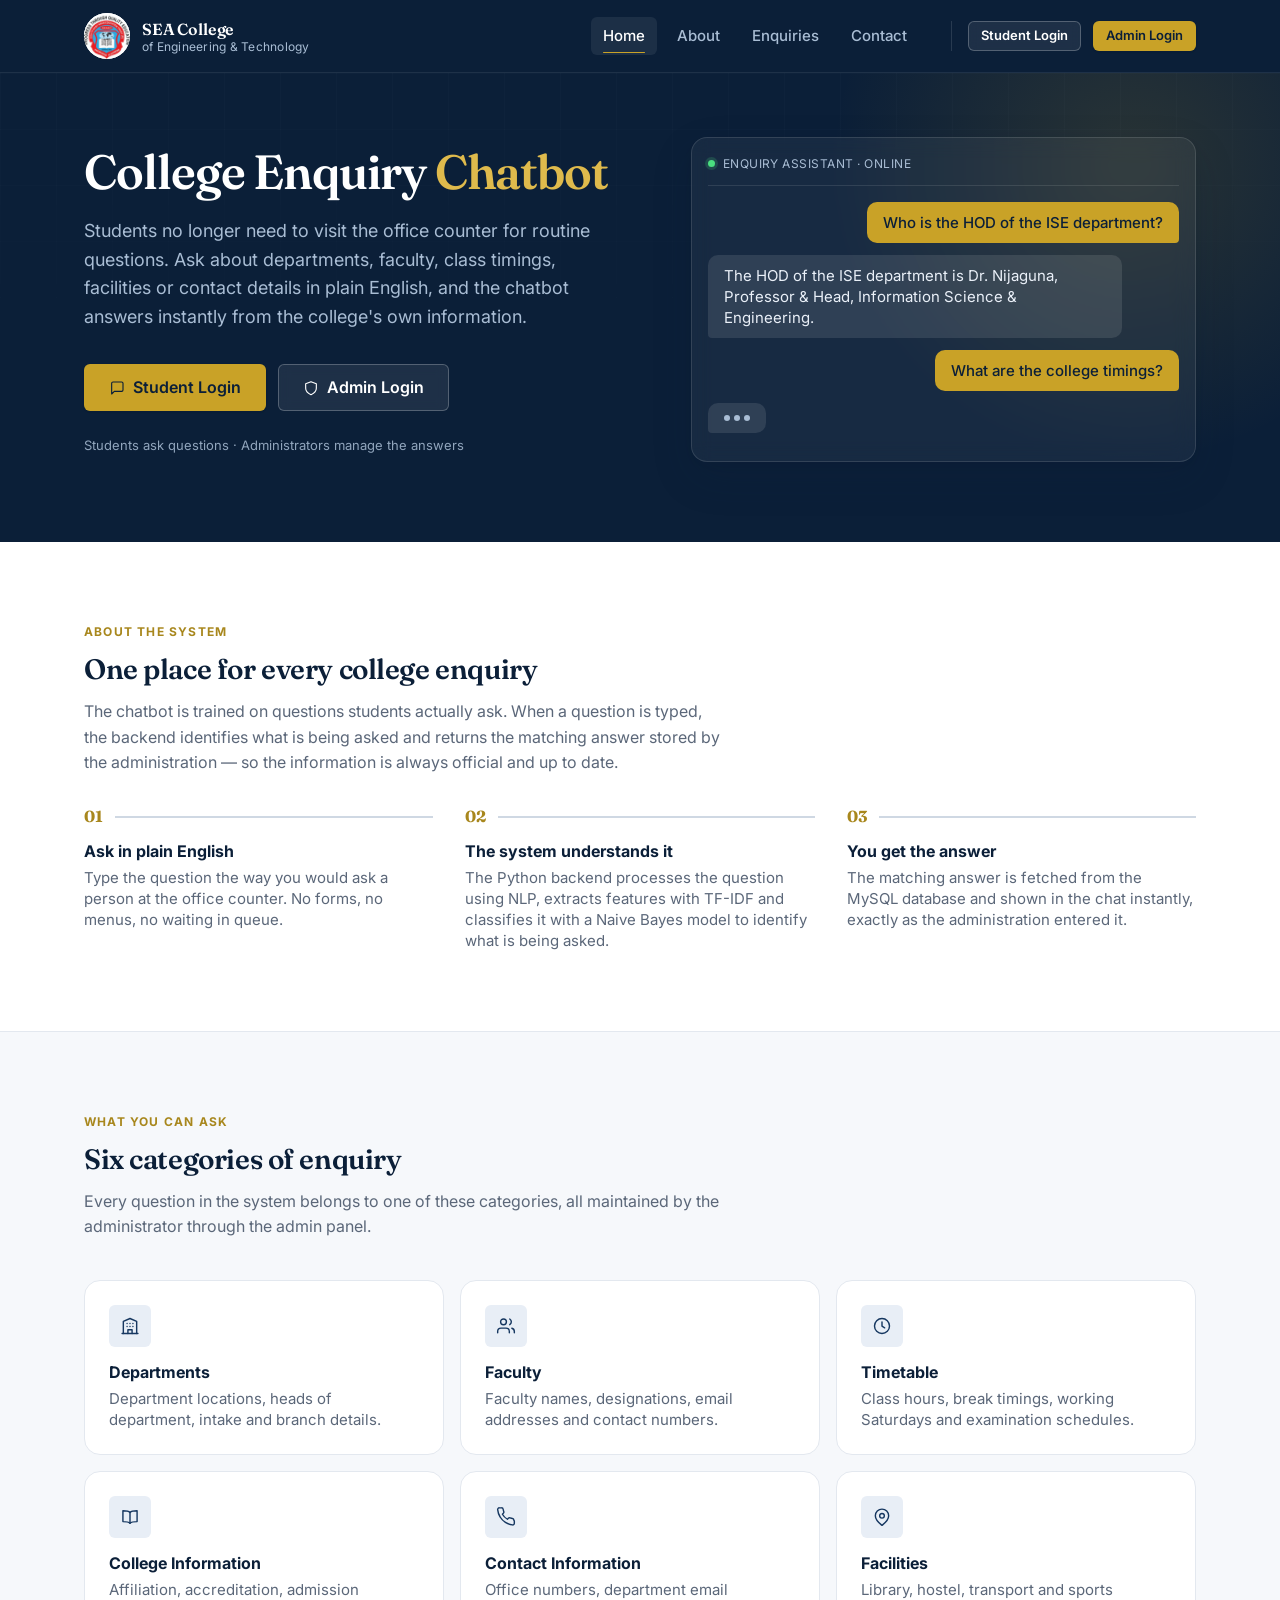
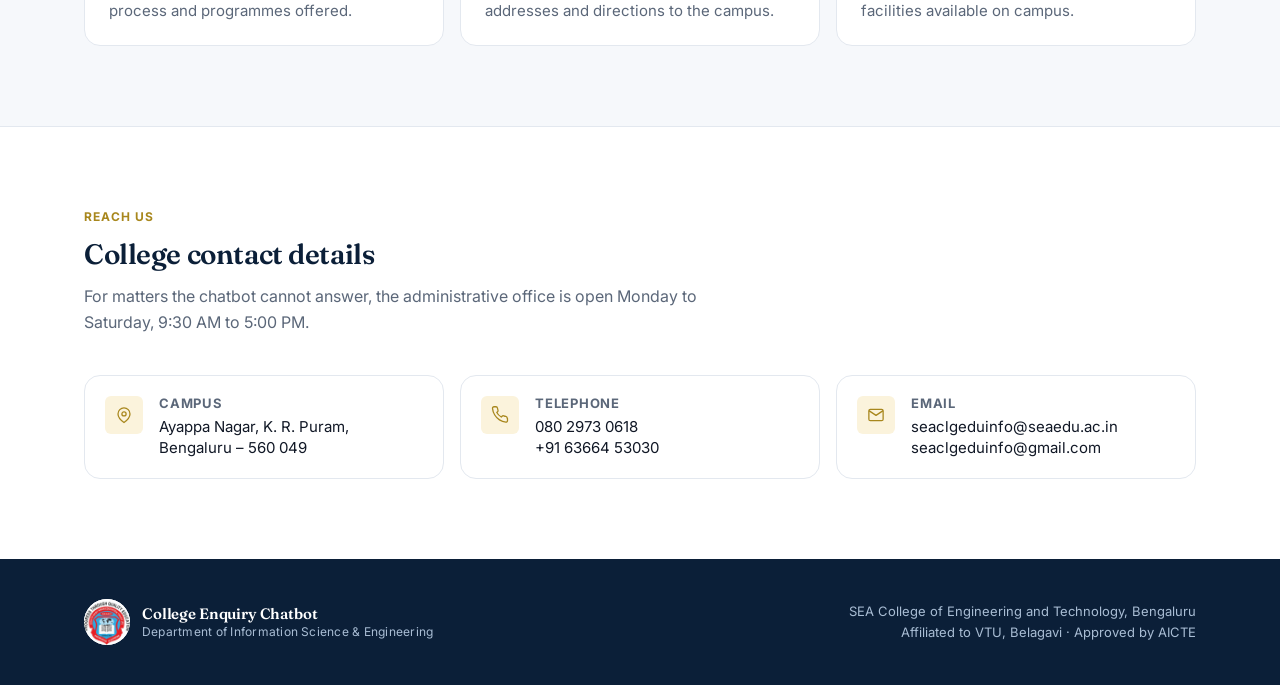
<file: index.html>
<!DOCTYPE html>
<html lang="en">
<head>
<meta charset="UTF-8" />
<meta name="viewport" content="width=device-width, initial-scale=1" />
<link rel="icon" href="assets/img/logo.png" />
<title>College Enquiry Chatbot — SEA College of Engineering and Technology</title>
<meta name="description" content="Ask questions about departments, faculty, timings, facilities and contact details, and get instant answers from the college enquiry chatbot." />

<link rel="preconnect" href="https://fonts.googleapis.com" />
<link rel="preconnect" href="https://fonts.gstatic.com" crossorigin />
<link href="https://fonts.googleapis.com/css2?family=Fraunces:opsz,wght@9..144,400;9..144,600;9..144,700&family=Inter:wght@400;500;600;700&display=swap" rel="stylesheet" />

<link rel="stylesheet" href="assets/css/tokens.css" />
<link rel="stylesheet" href="assets/css/base.css" />
<link rel="stylesheet" href="assets/css/components.css" />
<link rel="stylesheet" href="assets/css/student.css" />
<link rel="stylesheet" href="assets/css/motion.css" />
</head>
<body>

<a class="skip-link" href="#main">Skip to main content</a>

<!-- ======================================================== NAVIGATION -->
<header class="site-nav" id="siteNav">
  <div class="container">
    <a class="brand" href="index.html">
      <span class="crest"><img src="assets/img/logo.png" alt="" onerror="this.remove()" />SEA</span>
      <span class="brand-text">
        <span class="brand-name">SEA College</span>
        <span class="brand-sub">of Engineering &amp; Technology</span>
      </span>
    </a>

    <button class="nav-toggle" type="button" id="navToggle"
            aria-label="Toggle navigation" aria-expanded="false">
      <span data-icon="menu"></span>
    </button>

    <nav class="nav-links" aria-label="Primary">
      <a href="#home" class="is-active">Home</a>
      <a href="#about">About</a>
      <a href="#enquiries">Enquiries</a>
      <a href="#contact">Contact</a>
    </nav>

    <div class="nav-actions">
      <a class="btn btn-on-dark btn-sm" href="student-login.html">Student Login</a>
      <a class="btn btn-gold btn-sm" href="admin-login.html">Admin Login</a>
    </div>
  </div>
</header>

<main id="main">

  <!-- ============================================================= HERO -->
  <section class="hero" id="home">
    <div class="container">
      <div>
        <h1>College Enquiry <em>Chatbot</em></h1>

        <p class="hero-lead">
          Students no longer need to visit the office counter for routine
          questions. Ask about departments, faculty, class timings, facilities
          or contact details in plain English, and the chatbot answers instantly
          from the college's own information.
        </p>

        <div class="hero-actions">
          <a class="btn btn-gold btn-lg" href="student-login.html">
            <span data-icon="messageSquare"></span>
            Student Login
          </a>
          <a class="btn btn-on-dark btn-lg" href="admin-login.html">
            <span data-icon="shield"></span>
            Admin Login
          </a>
        </div>

        <p class="hero-note">
          Students ask questions · Administrators manage the answers
        </p>
      </div>

      <!-- Static preview of the chat interface -->
      <div class="hero-preview" aria-hidden="true">
        <div class="preview-bar">
          <span class="dot"></span>
          Enquiry Assistant · Online
        </div>
        <div class="preview-msg from-user">
          <p>Who is the HOD of the ISE department?</p>
        </div>
        <div class="preview-msg from-bot">
          <p>The HOD of the ISE department is Dr. Nijaguna,
             Professor &amp; Head, Information Science &amp; Engineering.</p>
        </div>
        <div class="preview-msg from-user">
          <p>What are the college timings?</p>
        </div>
        <div class="preview-msg from-bot">
          <span class="preview-typing"><i></i><i></i><i></i></span>
        </div>
      </div>
    </div>
  </section>

  <!-- ============================================================ ABOUT -->
  <section class="section" id="about">
    <div class="container">
      <div class="section-head">
        <span class="kicker">About the system</span>
        <h2>One place for every college enquiry</h2>
        <p>
          The chatbot is trained on questions students actually ask. When a
          question is typed, the backend identifies what is being asked and
          returns the matching answer stored by the administration — so the
          information is always official and up to date.
        </p>
      </div>

      <div class="steps">
        <article class="step">
          <h3>Ask in plain English</h3>
          <p>
            Type the question the way you would ask a person at the office
            counter. No forms, no menus, no waiting in queue.
          </p>
        </article>
        <article class="step">
          <h3>The system understands it</h3>
          <p>
            The Python backend processes the question using NLP, extracts
            features with TF-IDF and classifies it with a Naive Bayes model to
            identify what is being asked.
          </p>
        </article>
        <article class="step">
          <h3>You get the answer</h3>
          <p>
            The matching answer is fetched from the MySQL database and shown in
            the chat instantly, exactly as the administration entered it.
          </p>
        </article>
      </div>
    </div>
  </section>

  <!-- ======================================================== ENQUIRIES -->
  <section class="section is-tint" id="enquiries">
    <div class="container">
      <div class="section-head">
        <span class="kicker">What you can ask</span>
        <h2>Six categories of enquiry</h2>
        <p>
          Every question in the system belongs to one of these categories, all
          maintained by the administrator through the admin panel.
        </p>
      </div>

      <div class="cat-grid">
        <article class="cat-card">
          <div class="cat-icon"><span data-icon="building"></span></div>
          <h3>Departments</h3>
          <p>Department locations, heads of department, intake and branch details.</p>
        </article>

        <article class="cat-card">
          <div class="cat-icon"><span data-icon="users"></span></div>
          <h3>Faculty</h3>
          <p>Faculty names, designations, email addresses and contact numbers.</p>
        </article>

        <article class="cat-card">
          <div class="cat-icon"><span data-icon="clock"></span></div>
          <h3>Timetable</h3>
          <p>Class hours, break timings, working Saturdays and examination schedules.</p>
        </article>

        <article class="cat-card">
          <div class="cat-icon"><span data-icon="bookOpen"></span></div>
          <h3>College Information</h3>
          <p>Affiliation, accreditation, admission process and programmes offered.</p>
        </article>

        <article class="cat-card">
          <div class="cat-icon"><span data-icon="phone"></span></div>
          <h3>Contact Information</h3>
          <p>Office numbers, department email addresses and directions to the campus.</p>
        </article>

        <article class="cat-card">
          <div class="cat-icon"><span data-icon="mapPin"></span></div>
          <h3>Facilities</h3>
          <p>Library, hostel, transport and sports facilities available on campus.</p>
        </article>
      </div>
    </div>
  </section>

  <!-- ========================================================== CONTACT -->
  <section class="section" id="contact">
    <div class="container">
      <div class="section-head">
        <span class="kicker">Reach us</span>
        <h2>College contact details</h2>
        <p>
          For matters the chatbot cannot answer, the administrative office is
          open Monday to Saturday, 9:30 AM to 5:00 PM.
        </p>
      </div>

      <div class="contact-grid">
        <div class="contact-item">
          <div class="ci-icon"><span data-icon="mapPin"></span></div>
          <div>
            <h4>Campus</h4>
            <p>Ayappa Nagar, K. R. Puram,<br />
               Bengaluru – 560 049</p>
          </div>
        </div>

        <div class="contact-item">
          <div class="ci-icon"><span data-icon="phone"></span></div>
          <div>
            <h4>Telephone</h4>
            <p>080 2973 0618<br />+91 63664 53030</p>
          </div>
        </div>

        <div class="contact-item">
          <div class="ci-icon"><span data-icon="mail"></span></div>
          <div>
            <h4>Email</h4>
            <p>seaclgeduinfo@seaedu.ac.in<br />seaclgeduinfo@gmail.com</p>
          </div>
        </div>
      </div>
    </div>
  </section>

</main>

<!-- =========================================================== FOOTER -->
<footer class="site-footer">
  <div class="container">
    <div class="brand">
      <span class="crest"><img src="assets/img/logo.png" alt="" onerror="this.remove()" />SEA</span>
      <span class="brand-text">
        <span class="brand-name">College Enquiry Chatbot</span>
        <span class="brand-sub">Department of Information Science &amp; Engineering</span>
      </span>
    </div>
    <div class="footer-meta">
      <p>SEA College of Engineering and Technology, Bengaluru</p>
      <p>Affiliated to VTU, Belagavi · Approved by AICTE</p>
    </div>
  </div>
</footer>

<script src="assets/js/ui.js"></script>
<script src="assets/js/site.js"></script>
<script src="assets/js/motion.js"></script>
</body>
</html>
</file>
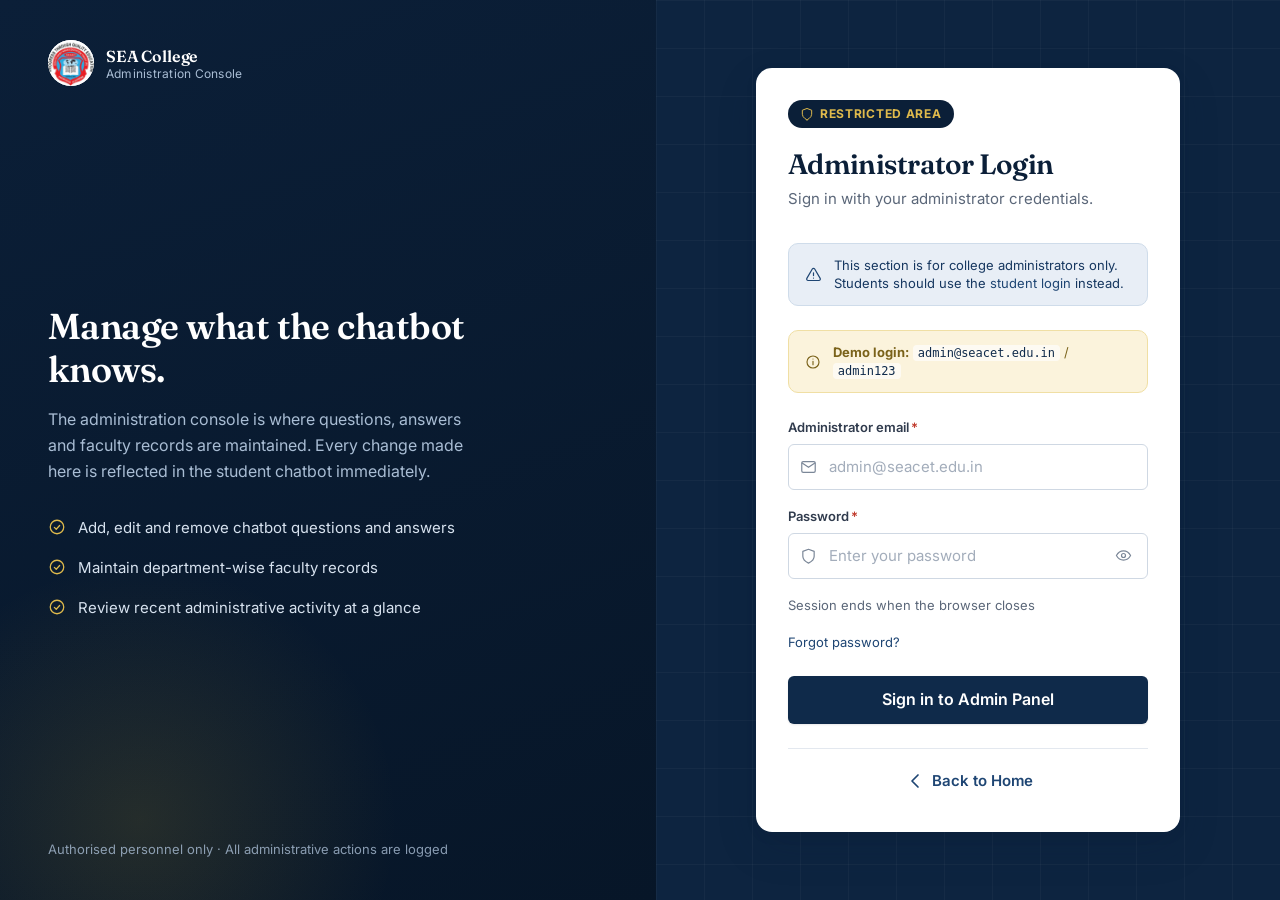
<file: admin-dashboard.html>
<!DOCTYPE html>
<html lang="en">
<head>
<meta charset="UTF-8" />
<meta name="viewport" content="width=device-width, initial-scale=1" />
<link rel="icon" href="assets/img/logo.png" />
<title>Dashboard — Admin Panel</title>
<meta name="robots" content="noindex" />

<link rel="preconnect" href="https://fonts.googleapis.com" />
<link rel="preconnect" href="https://fonts.gstatic.com" crossorigin />
<link href="https://fonts.googleapis.com/css2?family=Fraunces:opsz,wght@9..144,400;9..144,600;9..144,700&family=Inter:wght@400;500;600;700&display=swap" rel="stylesheet" />

<link rel="stylesheet" href="assets/css/tokens.css" />
<link rel="stylesheet" href="assets/css/base.css" />
<link rel="stylesheet" href="assets/css/components.css" />
<link rel="stylesheet" href="assets/css/admin.css" />
<link rel="stylesheet" href="assets/css/motion.css" />
</head>
<body data-page="dashboard">

<div class="admin-scrim" id="adminScrim"></div>

<div class="admin">

  <!-- ========================================================== SIDEBAR -->
  <aside class="admin-sidebar">
    <div class="sidebar-brand">
      <span class="crest"><img src="assets/img/logo.png" alt="" onerror="this.remove()" />SEA</span>
      <div class="st">
        <b>Enquiry Chatbot</b>
        <span>Admin Panel</span>
      </div>
    </div>

    <nav class="sidebar-nav" aria-label="Admin sections">
      <div class="sidebar-section">Management</div>
      <a href="admin-dashboard.html" data-nav="dashboard">
        <span data-icon="grid"></span> Dashboard
      </a>
      <a href="admin-questions.html" data-nav="questions">
        <span data-icon="messageSquare"></span> Questions &amp; Answers
      </a>
      <a href="admin-faculty.html" data-nav="faculty">
        <span data-icon="users"></span> Faculty Details
      </a>

      <div class="sidebar-section">Session</div>
      <button type="button" class="is-danger" data-logout>
        <span data-icon="logout"></span> Logout
      </button>
    </nav>

    <div class="sidebar-foot">
      <p class="sidebar-note">
        Frontend prototype. Records are stored in this browser until the
        Python + MySQL backend is connected.
      </p>
      <button class="btn btn-on-dark btn-sm btn-block" type="button" data-reset-demo>
        <span data-icon="refresh"></span> Reset demo data
      </button>
    </div>
  </aside>

  <!-- ========================================================== CONTENT -->
  <div class="admin-content">

    <header class="admin-topbar">
      <button class="sidebar-toggle" type="button" id="sidebarToggle"
              aria-label="Toggle navigation" aria-expanded="false">
        <span data-icon="menu"></span>
      </button>

      <div class="topbar-title">
        <h1>Dashboard</h1>
        <p>Overview of the chatbot knowledge base</p>
      </div>

      <div class="topbar-right">
        <span class="admin-chip"><span data-icon="shield"></span> Administrator</span>

        <div class="dropdown">
          <button class="profile-btn" type="button" data-dropdown
                  aria-haspopup="true" aria-expanded="false">
            <span class="avatar" data-admin-avatar>—</span>
            <span class="pname" data-admin-name>—</span>
            <span data-icon="chevronDown"></span>
          </button>

          <div class="dropdown-menu">
            <div class="dropdown-header">
              <div class="name" data-admin-name>—</div>
              <div class="email" data-admin-email>—</div>
            </div>
            <a class="dropdown-item" href="index.html">
              <span data-icon="building"></span> View college homepage
            </a>
            <button class="dropdown-item is-danger" type="button" data-logout>
              <span data-icon="logout"></span> Logout
            </button>
          </div>
        </div>
      </div>
    </header>

    <main class="admin-body">

      <!-- ========================================================= KPIs -->
      <section class="kpi-grid" id="kpiGrid" aria-label="Summary statistics">
        <div class="kpi">
          <div class="kpi-head">
            <span class="kpi-label">Total Questions</span>
            <span class="kpi-icon"><span data-icon="helpCircle"></span></span>
          </div>
          <div class="kpi-value skel skel-line w-40" data-kpi="questions" style="height:34px"></div>
          <div class="kpi-sub" data-kpi-sub="questions">&nbsp;</div>
        </div>

        <div class="kpi tone-green">
          <div class="kpi-head">
            <span class="kpi-label">Total Answers</span>
            <span class="kpi-icon"><span data-icon="messageSquare"></span></span>
          </div>
          <div class="kpi-value skel skel-line w-40" data-kpi="answers" style="height:34px"></div>
          <div class="kpi-sub" data-kpi-sub="answers">&nbsp;</div>
        </div>

        <div class="kpi tone-gold">
          <div class="kpi-head">
            <span class="kpi-label">Total Faculty</span>
            <span class="kpi-icon"><span data-icon="users"></span></span>
          </div>
          <div class="kpi-value skel skel-line w-40" data-kpi="faculty" style="height:34px"></div>
          <div class="kpi-sub" data-kpi-sub="faculty">&nbsp;</div>
        </div>

        <div class="kpi tone-violet">
          <div class="kpi-head">
            <span class="kpi-label">Recently Updated</span>
            <span class="kpi-icon"><span data-icon="refresh"></span></span>
          </div>
          <div class="kpi-value skel skel-line w-40" data-kpi="updated" style="height:34px"></div>
          <div class="kpi-sub" data-kpi-sub="updated">&nbsp;</div>
        </div>
      </section>

      <!-- ======================================================= PANELS -->
      <div class="panel-grid">

        <section class="card">
          <div class="card-head">
            <h2 class="card-title">Recently added questions</h2>
            <a class="btn btn-outline btn-sm" href="admin-questions.html">
              View all <span data-icon="arrowRight"></span>
            </a>
          </div>
          <div class="card-body is-flush">
            <div class="mini-list" id="recentQuestions">
              <div class="skel-row"><div class="grow"><div class="skel skel-line w-80"></div><div class="skel skel-line w-40"></div></div></div>
              <div class="skel-row"><div class="grow"><div class="skel skel-line w-60"></div><div class="skel skel-line w-40"></div></div></div>
              <div class="skel-row"><div class="grow"><div class="skel skel-line w-80"></div><div class="skel skel-line w-40"></div></div></div>
            </div>
          </div>
        </section>

        <section class="card">
          <div class="card-head">
            <h2 class="card-title">Recent activity</h2>
          </div>
          <div class="card-body is-flush">
            <div class="timeline" id="recentActivity">
              <div class="skel-row" style="padding-inline:0"><div class="skel skel-avatar" style="width:27px;height:27px"></div><div class="grow"><div class="skel skel-line w-80"></div><div class="skel skel-line w-40"></div></div></div>
              <div class="skel-row" style="padding-inline:0"><div class="skel skel-avatar" style="width:27px;height:27px"></div><div class="grow"><div class="skel skel-line w-60"></div><div class="skel skel-line w-40"></div></div></div>
              <div class="skel-row" style="padding-inline:0;border:none"><div class="skel skel-avatar" style="width:27px;height:27px"></div><div class="grow"><div class="skel skel-line w-80"></div><div class="skel skel-line w-40"></div></div></div>
            </div>
          </div>
        </section>
      </div>

      <section class="card">
        <div class="card-head">
          <h2 class="card-title">Recently updated faculty information</h2>
          <a class="btn btn-outline btn-sm" href="admin-faculty.html">
            View all <span data-icon="arrowRight"></span>
          </a>
        </div>
        <div class="card-body is-flush">
          <div class="mini-list" id="recentFaculty">
            <div class="skel-row"><div class="skel skel-avatar"></div><div class="grow"><div class="skel skel-line w-40"></div><div class="skel skel-line w-60"></div></div></div>
            <div class="skel-row"><div class="skel skel-avatar"></div><div class="grow"><div class="skel skel-line w-60"></div><div class="skel skel-line w-40"></div></div></div>
            <div class="skel-row"><div class="skel skel-avatar"></div><div class="grow"><div class="skel skel-line w-40"></div><div class="skel skel-line w-60"></div></div></div>
          </div>
        </div>
      </section>

    </main>
  </div>
</div>

<script src="assets/js/mock-data.js"></script>
<script src="assets/js/store.js"></script>
<script src="assets/js/ui.js"></script>
<script src="assets/js/auth.js"></script>
<script src="assets/js/admin-shell.js"></script>
<script src="assets/js/admin-dashboard.js"></script>
<script src="assets/js/motion.js"></script>
</body>
</html>
</file>
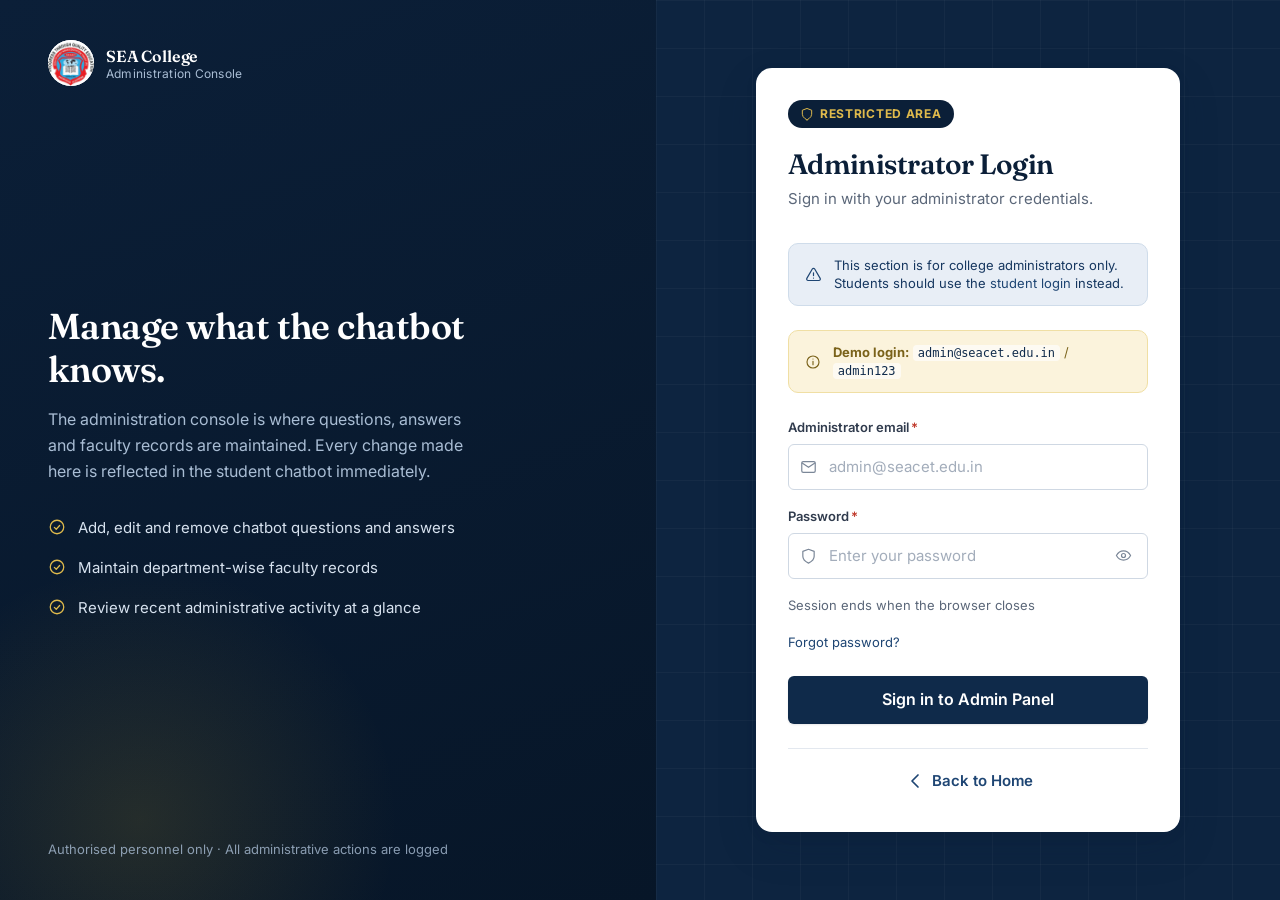
<file: admin-faculty.html>
<!DOCTYPE html>
<html lang="en">
<head>
<meta charset="UTF-8" />
<meta name="viewport" content="width=device-width, initial-scale=1" />
<link rel="icon" href="assets/img/logo.png" />
<title>Faculty Details — Admin Panel</title>
<meta name="robots" content="noindex" />

<link rel="preconnect" href="https://fonts.googleapis.com" />
<link rel="preconnect" href="https://fonts.gstatic.com" crossorigin />
<link href="https://fonts.googleapis.com/css2?family=Fraunces:opsz,wght@9..144,400;9..144,600;9..144,700&family=Inter:wght@400;500;600;700&display=swap" rel="stylesheet" />

<link rel="stylesheet" href="assets/css/tokens.css" />
<link rel="stylesheet" href="assets/css/base.css" />
<link rel="stylesheet" href="assets/css/components.css" />
<link rel="stylesheet" href="assets/css/admin.css" />
<link rel="stylesheet" href="assets/css/motion.css" />
</head>
<body data-page="faculty">

<div class="admin-scrim" id="adminScrim"></div>

<div class="admin">

  <!-- ========================================================== SIDEBAR -->
  <aside class="admin-sidebar">
    <div class="sidebar-brand">
      <span class="crest"><img src="assets/img/logo.png" alt="" onerror="this.remove()" />SEA</span>
      <div class="st">
        <b>Enquiry Chatbot</b>
        <span>Admin Panel</span>
      </div>
    </div>

    <nav class="sidebar-nav" aria-label="Admin sections">
      <div class="sidebar-section">Management</div>
      <a href="admin-dashboard.html" data-nav="dashboard">
        <span data-icon="grid"></span> Dashboard
      </a>
      <a href="admin-questions.html" data-nav="questions">
        <span data-icon="messageSquare"></span> Questions &amp; Answers
      </a>
      <a href="admin-faculty.html" data-nav="faculty">
        <span data-icon="users"></span> Faculty Details
      </a>

      <div class="sidebar-section">Session</div>
      <button type="button" class="is-danger" data-logout>
        <span data-icon="logout"></span> Logout
      </button>
    </nav>

    <div class="sidebar-foot">
      <p class="sidebar-note">
        Frontend prototype. Records are stored in this browser until the
        Python + MySQL backend is connected.
      </p>
      <button class="btn btn-on-dark btn-sm btn-block" type="button" data-reset-demo>
        <span data-icon="refresh"></span> Reset demo data
      </button>
    </div>
  </aside>

  <!-- ========================================================== CONTENT -->
  <div class="admin-content">

    <header class="admin-topbar">
      <button class="sidebar-toggle" type="button" id="sidebarToggle"
              aria-label="Toggle navigation" aria-expanded="false">
        <span data-icon="menu"></span>
      </button>

      <div class="topbar-title">
        <h1>Faculty Details</h1>
        <p>Department-wise faculty records</p>
      </div>

      <div class="topbar-right">
        <span class="admin-chip"><span data-icon="shield"></span> Administrator</span>

        <div class="dropdown">
          <button class="profile-btn" type="button" data-dropdown
                  aria-haspopup="true" aria-expanded="false">
            <span class="avatar" data-admin-avatar>—</span>
            <span class="pname" data-admin-name>—</span>
            <span data-icon="chevronDown"></span>
          </button>

          <div class="dropdown-menu">
            <div class="dropdown-header">
              <div class="name" data-admin-name>—</div>
              <div class="email" data-admin-email>—</div>
            </div>
            <a class="dropdown-item" href="index.html">
              <span data-icon="building"></span> View college homepage
            </a>
            <button class="dropdown-item is-danger" type="button" data-logout>
              <span data-icon="logout"></span> Logout
            </button>
          </div>
        </div>
      </div>
    </header>

    <main class="admin-body">

      <section class="card">
        <div class="card-head">
          <h2 class="card-title">Faculty members</h2>
          <div class="row">
            <div class="segmented" role="group" aria-label="Change layout">
              <button type="button" id="viewTable" aria-pressed="true">
                <span data-icon="list"></span> Table
              </button>
              <button type="button" id="viewCards" aria-pressed="false">
                <span data-icon="grid"></span> Cards
              </button>
            </div>
            <button class="btn btn-primary btn-sm" type="button" id="addBtn">
              <span data-icon="plus"></span> Add Faculty
            </button>
          </div>
        </div>

        <!-- ------------------------------------------ search + filters -->
        <div class="toolbar">
          <div class="search input-group">
            <span data-icon="search"></span>
            <label class="visually-hidden" for="searchInput">Search faculty</label>
            <input class="input" type="search" id="searchInput"
                   placeholder="Search by name, email or designation…" />
          </div>

          <label class="visually-hidden" for="departmentFilter">Filter by department</label>
          <select class="select" id="departmentFilter">
            <option value="all">All departments</option>
          </select>

          <label class="visually-hidden" for="statusFilter">Filter by status</label>
          <select class="select" id="statusFilter">
            <option value="all">All statuses</option>
            <option value="Active">Active</option>
            <option value="Inactive">Inactive</option>
          </select>

          <button class="btn btn-ghost btn-sm" type="button" id="clearFilters">
            Clear
          </button>
        </div>

        <!-- ------------------------------------------- table / cards -->
        <div class="card-body is-flush">
          <div class="table-wrap" id="tableWrap">
            <table class="table table-stack">
              <thead>
                <tr>
                  <th class="th-sort" data-sort="name" aria-sort="none">
                    Faculty Name <span class="sort-ind">↑</span>
                  </th>
                  <th class="th-sort" data-sort="department" aria-sort="none">
                    Department <span class="sort-ind">↑</span>
                  </th>
                  <th>Designation</th>
                  <th>Contact</th>
                  <th>Status</th>
                  <th class="col-actions">Actions</th>
                </tr>
              </thead>
              <tbody id="tableBody"></tbody>
            </table>
          </div>

          <div class="faculty-grid hidden" id="cardGrid"></div>
          <div id="stateBox"></div>
        </div>

        <div class="result-count" id="resultCount">Loading…</div>
      </section>

    </main>
  </div>
</div>

<!-- ==================================================== ADD / EDIT MODAL -->
<div class="modal-backdrop" id="facultyModal" role="dialog" aria-modal="true"
     aria-labelledby="facultyModalTitle" aria-hidden="true">
  <div class="modal modal-lg">
    <div class="modal-head">
      <div>
        <h3 id="facultyModalTitle">Add Faculty</h3>
        <p id="facultyModalSub">Records shown here are used to answer faculty enquiries.</p>
      </div>
      <button class="btn-icon" type="button" data-close-modal aria-label="Close">
        <span data-icon="close"></span>
      </button>
    </div>

    <form id="facultyForm">
      <div class="modal-body">
        <input type="hidden" id="facultyId" />

        <div class="form-grid">
          <div class="field field-full">
            <label class="field-label" for="nameInput">
              Faculty name<span class="req">*</span>
            </label>
            <input class="input" type="text" id="nameInput"
                   placeholder="e.g. Dr. Nijaguna"
                   data-validate="required min:3 max:60" data-label="Faculty name" />
            <div class="field-error"></div>
          </div>

          <div class="field">
            <label class="field-label" for="departmentSelect">
              Department<span class="req">*</span>
            </label>
            <select class="select" id="departmentSelect"
                    data-validate="required" data-label="Department"></select>
            <div class="field-error"></div>
          </div>

          <div class="field">
            <label class="field-label" for="designationSelect">
              Designation<span class="req">*</span>
            </label>
            <select class="select" id="designationSelect"
                    data-validate="required" data-label="Designation"></select>
            <div class="field-error"></div>
          </div>

          <div class="field">
            <label class="field-label" for="emailInput">
              Email address<span class="req">*</span>
            </label>
            <input class="input" type="email" id="emailInput"
                   placeholder="name@seaedu.ac.in"
                   data-validate="required email" data-label="Email address" />
            <div class="field-error"></div>
          </div>

          <div class="field">
            <label class="field-label" for="contactInput">
              Contact number<span class="req">*</span>
            </label>
            <input class="input" type="tel" id="contactInput"
                   placeholder="080 2973 0618"
                   data-validate="required phone" data-label="Contact number" />
            <div class="field-error"></div>
          </div>

          <div class="field">
            <label class="field-label" for="photoInput">Profile photo</label>
            <input class="input" type="url" id="photoInput"
                   placeholder="https://… (optional)" />
            <div class="field-hint">
              Leave blank to use the initials avatar.
            </div>
          </div>

          <div class="field">
            <label class="field-label" for="statusSelect">
              Status<span class="req">*</span>
            </label>
            <select class="select" id="statusSelect"
                    data-validate="required" data-label="Status">
              <option value="Active">Active</option>
              <option value="Inactive">Inactive</option>
            </select>
            <div class="field-error"></div>
          </div>
        </div>
      </div>

      <div class="modal-foot">
        <button class="btn btn-outline" type="button" data-close-modal>Cancel</button>
        <button class="btn btn-primary" type="submit" id="saveBtn">Save faculty</button>
      </div>
    </form>
  </div>
</div>

<script src="assets/js/mock-data.js"></script>
<script src="assets/js/store.js"></script>
<script src="assets/js/ui.js"></script>
<script src="assets/js/auth.js"></script>
<script src="assets/js/admin-shell.js"></script>
<script src="assets/js/admin-faculty.js"></script>
<script src="assets/js/motion.js"></script>
</body>
</html>
</file>
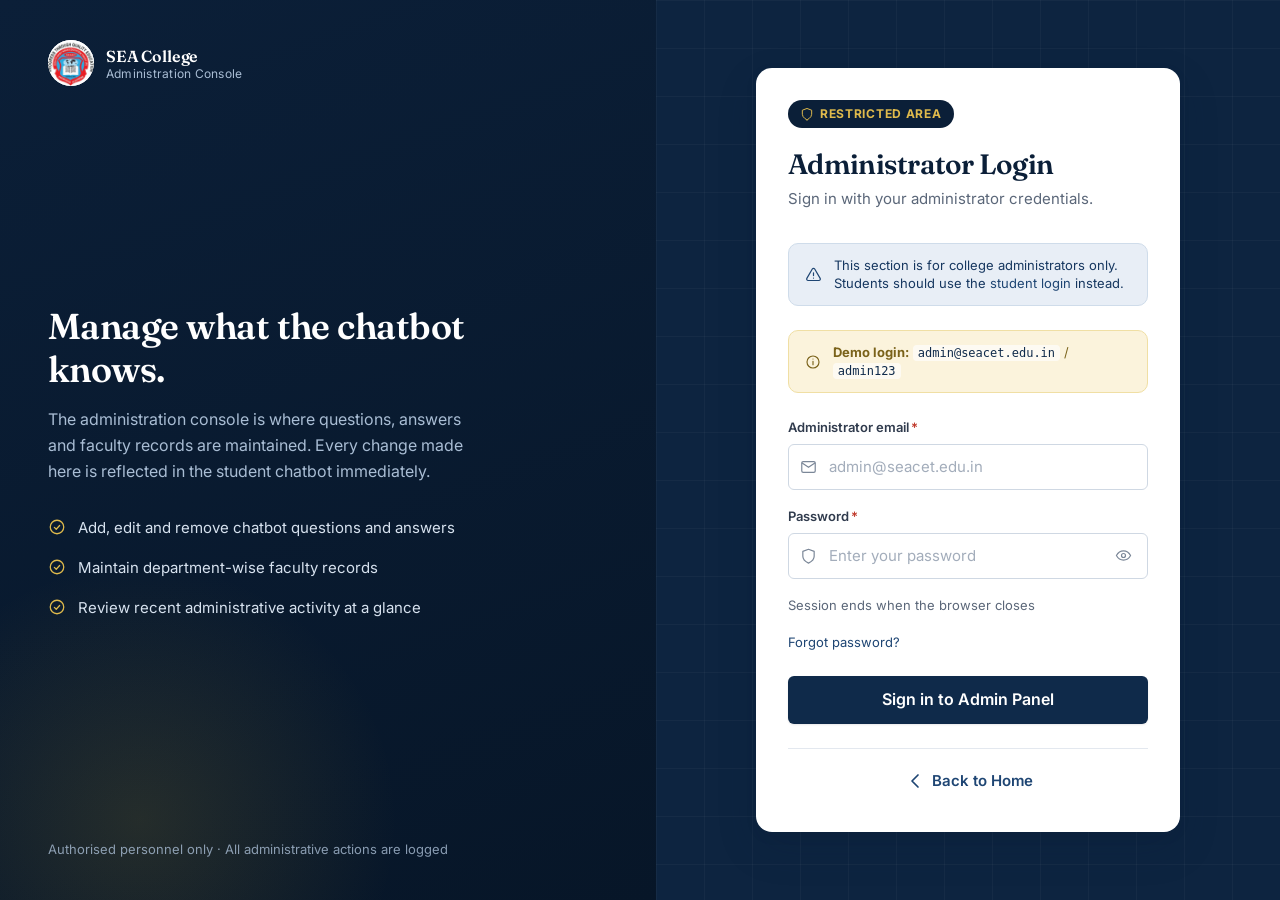
<file: admin-login.html>
<!DOCTYPE html>
<html lang="en">
<head>
<meta charset="UTF-8" />
<meta name="viewport" content="width=device-width, initial-scale=1" />
<link rel="icon" href="assets/img/logo.png" />
<title>Administrator Login — College Enquiry Chatbot</title>
<meta name="robots" content="noindex" />

<link rel="preconnect" href="https://fonts.googleapis.com" />
<link rel="preconnect" href="https://fonts.gstatic.com" crossorigin />
<link href="https://fonts.googleapis.com/css2?family=Fraunces:opsz,wght@9..144,400;9..144,600;9..144,700&family=Inter:wght@400;500;600;700&display=swap" rel="stylesheet" />

<link rel="stylesheet" href="assets/css/tokens.css" />
<link rel="stylesheet" href="assets/css/base.css" />
<link rel="stylesheet" href="assets/css/components.css" />
<link rel="stylesheet" href="assets/css/auth.css" />
<link rel="stylesheet" href="assets/css/admin.css" />
<link rel="stylesheet" href="assets/css/motion.css" />
</head>
<body>

<div class="auth-page is-admin">

  <!-- ==================================================== BRAND PANEL -->
  <aside class="auth-aside">
    <a class="brand" href="index.html">
      <span class="crest"><img src="assets/img/logo.png" alt="" onerror="this.remove()" />SEA</span>
      <span class="brand-text">
        <span class="brand-name">SEA College</span>
        <span class="brand-sub">Administration Console</span>
      </span>
    </a>

    <div class="auth-aside-body">
      <h2>Manage what the chatbot knows.</h2>
      <p>
        The administration console is where questions, answers and faculty
        records are maintained. Every change made here is reflected in the
        student chatbot immediately.
      </p>

      <div class="auth-points">
        <div class="auth-point">
          <span data-icon="checkCircle"></span>
          <span>Add, edit and remove chatbot questions and answers</span>
        </div>
        <div class="auth-point">
          <span data-icon="checkCircle"></span>
          <span>Maintain department-wise faculty records</span>
        </div>
        <div class="auth-point">
          <span data-icon="checkCircle"></span>
          <span>Review recent administrative activity at a glance</span>
        </div>
      </div>
    </div>

    <p class="auth-aside-foot">
      Authorised personnel only · All administrative actions are logged
    </p>
  </aside>

  <!-- ===================================================== FORM PANEL -->
  <main class="auth-main">
    <div class="auth-card">

      <span class="auth-role">
        <span data-icon="shield"></span>
        Restricted Area
      </span>

      <div class="auth-head">
        <h1>Administrator Login</h1>
        <p>Sign in with your administrator credentials.</p>
      </div>

      <div class="restricted">
        <span data-icon="alertTriangle"></span>
        <div>
          This section is for college administrators only. Students should use
          the <a href="student-login.html">student login</a> instead.
        </div>
      </div>

      <!-- Demo credentials — delete this block once the backend is connected -->
      <div class="demo-hint">
        <span data-icon="info"></span>
        <div>
          <strong>Demo login:</strong>
          <code>admin@seacet.edu.in</code> / <code>admin123</code>
        </div>
      </div>

      <div class="form-alert" id="formAlert" role="alert">
        <span data-icon="alertCircle"></span>
        <span id="formAlertMsg"></span>
      </div>

      <form id="loginForm" data-role="admin" data-redirect="admin-dashboard.html">

        <div class="field">
          <label class="field-label" for="email">
            Administrator email<span class="req">*</span>
          </label>
          <div class="input-group">
            <span data-icon="mail"></span>
            <input class="input" type="email" id="email" name="email"
                   placeholder="admin@seacet.edu.in" autocomplete="username"
                   data-validate="required email" data-label="Administrator email" />
          </div>
          <div class="field-error"></div>
        </div>

        <div class="field">
          <label class="field-label" for="password">
            Password<span class="req">*</span>
          </label>
          <div class="input-group">
            <span data-icon="shield"></span>
            <input class="input" type="password" id="password" name="password"
                   placeholder="Enter your password" autocomplete="current-password"
                   data-validate="required min:6" data-label="Password" />
            <button class="pw-toggle" type="button" data-pw-toggle="password"
                    aria-label="Show password">
              <span data-icon="eye"></span>
            </button>
          </div>
          <div class="field-error"></div>
        </div>

        <div class="auth-row">
          <span class="text-sm text-muted">Session ends when the browser closes</span>
          <a href="#" id="forgotLink" class="text-sm">Forgot password?</a>
        </div>

        <button class="btn btn-primary btn-lg btn-block" type="submit" id="submitBtn">
          Sign in to Admin Panel
        </button>
      </form>

      <div class="auth-foot">
        <a href="index.html">
          <span data-icon="chevronRight" style="transform:rotate(180deg)"></span>
          Back to Home
        </a>
      </div>
    </div>
  </main>
</div>

<!-- ================================================ FORGOT PASSWORD -->
<div class="modal-backdrop" id="forgotModal" role="dialog" aria-modal="true"
     aria-labelledby="forgotTitle" aria-hidden="true">
  <div class="modal modal-sm">
    <div class="modal-head">
      <div>
        <h3 id="forgotTitle">Administrator password reset</h3>
        <p>Handled by the system administrator only.</p>
      </div>
      <button class="btn-icon" type="button" data-close-modal aria-label="Close">
        <span data-icon="close"></span>
      </button>
    </div>
    <div class="modal-body">
      <p class="text-muted" style="line-height:var(--lh-normal)">
        For security reasons administrator passwords cannot be reset from this
        page. Please contact the Head of the Department of Information Science
        &amp; Engineering, or raise a request with the college IT cell at
        <strong>seaclgeduinfo@seaedu.ac.in</strong> from your official email address.
      </p>
    </div>
    <div class="modal-foot">
      <button class="btn btn-primary" type="button" data-close-modal>Got it</button>
    </div>
  </div>
</div>

<script src="assets/js/mock-data.js"></script>
<script src="assets/js/store.js"></script>
<script src="assets/js/ui.js"></script>
<script src="assets/js/auth.js"></script>
<script src="assets/js/login.js"></script>
<script src="assets/js/motion.js"></script>
</body>
</html>
</file>
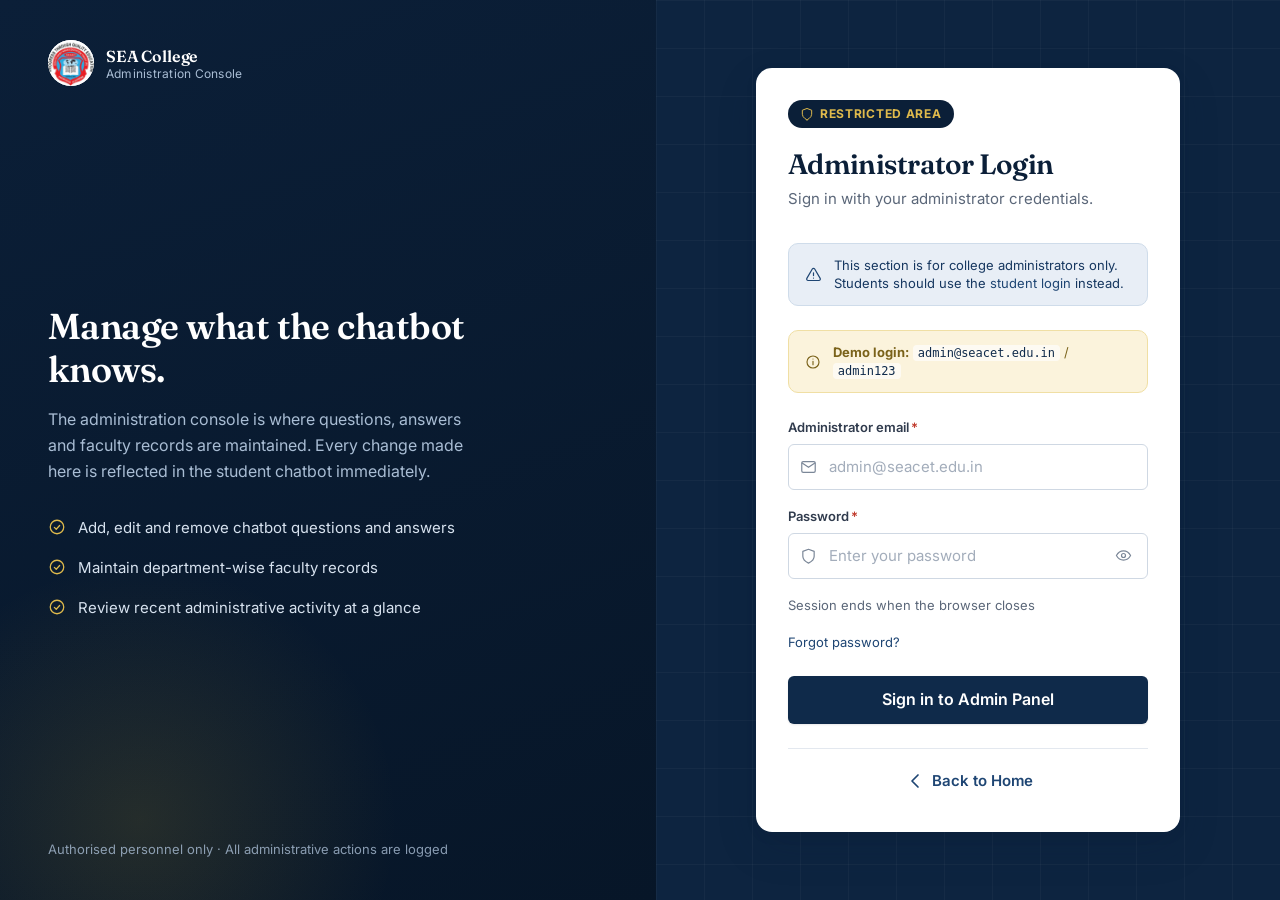
<file: admin-questions.html>
<!DOCTYPE html>
<html lang="en">
<head>
<meta charset="UTF-8" />
<meta name="viewport" content="width=device-width, initial-scale=1" />
<link rel="icon" href="assets/img/logo.png" />
<title>Questions &amp; Answers — Admin Panel</title>
<meta name="robots" content="noindex" />

<link rel="preconnect" href="https://fonts.googleapis.com" />
<link rel="preconnect" href="https://fonts.gstatic.com" crossorigin />
<link href="https://fonts.googleapis.com/css2?family=Fraunces:opsz,wght@9..144,400;9..144,600;9..144,700&family=Inter:wght@400;500;600;700&display=swap" rel="stylesheet" />

<link rel="stylesheet" href="assets/css/tokens.css" />
<link rel="stylesheet" href="assets/css/base.css" />
<link rel="stylesheet" href="assets/css/components.css" />
<link rel="stylesheet" href="assets/css/admin.css" />
<link rel="stylesheet" href="assets/css/motion.css" />
</head>
<body data-page="questions">

<div class="admin-scrim" id="adminScrim"></div>

<div class="admin">

  <!-- ========================================================== SIDEBAR -->
  <aside class="admin-sidebar">
    <div class="sidebar-brand">
      <span class="crest"><img src="assets/img/logo.png" alt="" onerror="this.remove()" />SEA</span>
      <div class="st">
        <b>Enquiry Chatbot</b>
        <span>Admin Panel</span>
      </div>
    </div>

    <nav class="sidebar-nav" aria-label="Admin sections">
      <div class="sidebar-section">Management</div>
      <a href="admin-dashboard.html" data-nav="dashboard">
        <span data-icon="grid"></span> Dashboard
      </a>
      <a href="admin-questions.html" data-nav="questions">
        <span data-icon="messageSquare"></span> Questions &amp; Answers
      </a>
      <a href="admin-faculty.html" data-nav="faculty">
        <span data-icon="users"></span> Faculty Details
      </a>

      <div class="sidebar-section">Session</div>
      <button type="button" class="is-danger" data-logout>
        <span data-icon="logout"></span> Logout
      </button>
    </nav>

    <div class="sidebar-foot">
      <p class="sidebar-note">
        Frontend prototype. Records are stored in this browser until the
        Python + MySQL backend is connected.
      </p>
      <button class="btn btn-on-dark btn-sm btn-block" type="button" data-reset-demo>
        <span data-icon="refresh"></span> Reset demo data
      </button>
    </div>
  </aside>

  <!-- ========================================================== CONTENT -->
  <div class="admin-content">

    <header class="admin-topbar">
      <button class="sidebar-toggle" type="button" id="sidebarToggle"
              aria-label="Toggle navigation" aria-expanded="false">
        <span data-icon="menu"></span>
      </button>

      <div class="topbar-title">
        <h1>Questions &amp; Answers</h1>
        <p>Everything the chatbot is able to answer</p>
      </div>

      <div class="topbar-right">
        <span class="admin-chip"><span data-icon="shield"></span> Administrator</span>

        <div class="dropdown">
          <button class="profile-btn" type="button" data-dropdown
                  aria-haspopup="true" aria-expanded="false">
            <span class="avatar" data-admin-avatar>—</span>
            <span class="pname" data-admin-name>—</span>
            <span data-icon="chevronDown"></span>
          </button>

          <div class="dropdown-menu">
            <div class="dropdown-header">
              <div class="name" data-admin-name>—</div>
              <div class="email" data-admin-email>—</div>
            </div>
            <a class="dropdown-item" href="index.html">
              <span data-icon="building"></span> View college homepage
            </a>
            <button class="dropdown-item is-danger" type="button" data-logout>
              <span data-icon="logout"></span> Logout
            </button>
          </div>
        </div>
      </div>
    </header>

    <main class="admin-body">

      <section class="card">
        <div class="card-head">
          <h2 class="card-title">Question bank</h2>
          <button class="btn btn-primary btn-sm" type="button" id="addBtn">
            <span data-icon="plus"></span> Add Question
          </button>
        </div>

        <!-- ------------------------------------------ search + filters -->
        <div class="toolbar">
          <div class="search input-group">
            <span data-icon="search"></span>
            <label class="visually-hidden" for="searchInput">Search questions</label>
            <input class="input" type="search" id="searchInput"
                   placeholder="Search a question, answer or category…" />
          </div>

          <label class="visually-hidden" for="categoryFilter">Filter by category</label>
          <select class="select" id="categoryFilter">
            <option value="all">All categories</option>
          </select>

          <label class="visually-hidden" for="statusFilter">Filter by status</label>
          <select class="select" id="statusFilter">
            <option value="all">All statuses</option>
            <option value="Active">Active</option>
            <option value="Inactive">Inactive</option>
          </select>

          <button class="btn btn-ghost btn-sm" type="button" id="clearFilters">
            Clear
          </button>
        </div>

        <!-- ---------------------------------------------------- table -->
        <div class="card-body is-flush">
          <div class="table-wrap" id="tableWrap">
            <table class="table table-stack">
              <thead>
                <tr>
                  <th class="th-sort" data-sort="question" aria-sort="none">
                    Question <span class="sort-ind">↑</span>
                  </th>
                  <th>Answer</th>
                  <th class="th-sort" data-sort="category" aria-sort="none">
                    Category <span class="sort-ind">↑</span>
                  </th>
                  <th class="th-sort" data-sort="created_at" aria-sort="none">
                    Date Added <span class="sort-ind">↑</span>
                  </th>
                  <th>Status</th>
                  <th class="col-actions">Actions</th>
                </tr>
              </thead>
              <tbody id="tableBody"></tbody>
            </table>
          </div>

          <div id="stateBox"></div>
        </div>

        <div class="result-count" id="resultCount">Loading…</div>
      </section>

    </main>
  </div>
</div>

<!-- ==================================================== ADD / EDIT MODAL -->
<div class="modal-backdrop" id="questionModal" role="dialog" aria-modal="true"
     aria-labelledby="questionModalTitle" aria-hidden="true">
  <div class="modal modal-lg">
    <div class="modal-head">
      <div>
        <h3 id="questionModalTitle">Add Question</h3>
        <p id="questionModalSub">This question becomes answerable by the chatbot.</p>
      </div>
      <button class="btn-icon" type="button" data-close-modal aria-label="Close">
        <span data-icon="close"></span>
      </button>
    </div>

    <form id="questionForm">
      <div class="modal-body">
        <input type="hidden" id="questionId" />

        <div class="field">
          <label class="field-label" for="questionText">
            Question<span class="req">*</span>
          </label>
          <textarea class="textarea" id="questionText" rows="2"
                    style="min-height:64px"
                    placeholder="e.g. Who is the HOD of the ISE department?"
                    data-validate="required min:10 max:200"
                    data-label="Question"></textarea>
          <div class="field-error"></div>
          <div class="field-hint">
            Write it the way a student would type it in the chat.
          </div>
        </div>

        <div class="field">
          <label class="field-label" for="answerText">
            Answer<span class="req">*</span>
          </label>
          <textarea class="textarea" id="answerText" rows="5"
                    placeholder="Write the complete answer the chatbot should reply with…"
                    data-validate="required min:15 max:800"
                    data-label="Answer"></textarea>
          <div class="field-error"></div>
          <div class="field-hint">
            Include names, room numbers and contact details wherever relevant.
          </div>
        </div>

        <div class="form-grid">
          <div class="field">
            <label class="field-label" for="categorySelect">
              Category<span class="req">*</span>
            </label>
            <select class="select" id="categorySelect"
                    data-validate="required" data-label="Category"></select>
            <div class="field-error"></div>
          </div>

          <div class="field">
            <label class="field-label" for="statusSelect">
              Status<span class="req">*</span>
            </label>
            <select class="select" id="statusSelect"
                    data-validate="required" data-label="Status">
              <option value="Active">Active</option>
              <option value="Inactive">Inactive</option>
            </select>
            <div class="field-error"></div>
            <div class="field-hint">
              Inactive questions are hidden from the chatbot.
            </div>
          </div>
        </div>
      </div>

      <div class="modal-foot">
        <button class="btn btn-outline" type="button" data-close-modal>Cancel</button>
        <button class="btn btn-primary" type="submit" id="saveBtn">Save question</button>
      </div>
    </form>
  </div>
</div>

<script src="assets/js/mock-data.js"></script>
<script src="assets/js/store.js"></script>
<script src="assets/js/ui.js"></script>
<script src="assets/js/auth.js"></script>
<script src="assets/js/admin-shell.js"></script>
<script src="assets/js/admin-questions.js"></script>
<script src="assets/js/motion.js"></script>
</body>
</html>
</file>
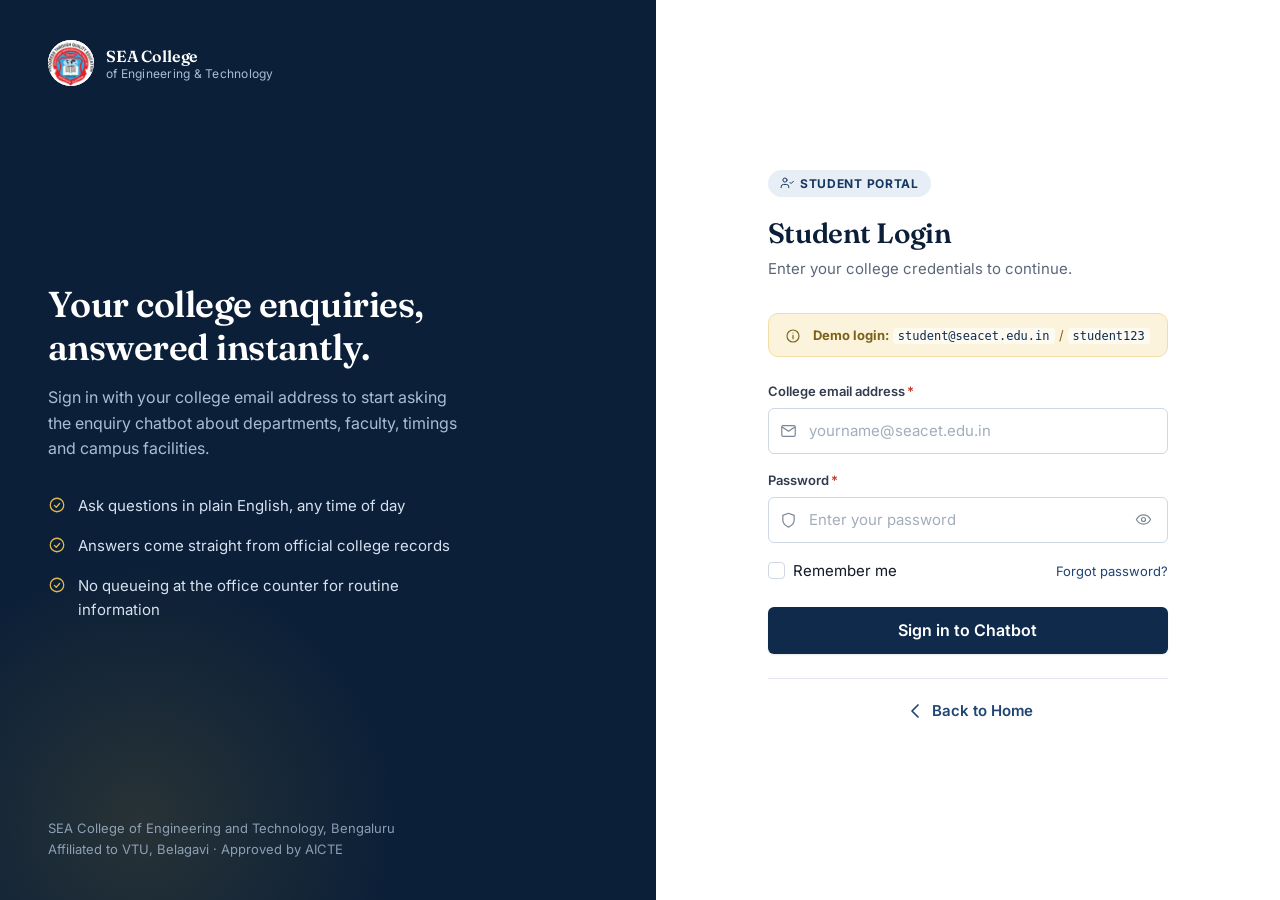
<file: student-chat.html>
<!DOCTYPE html>
<html lang="en">
<head>
<meta charset="UTF-8" />
<meta name="viewport" content="width=device-width, initial-scale=1" />
<link rel="icon" href="assets/img/logo.png" />
<title>Enquiry Chatbot — Student Dashboard</title>

<link rel="preconnect" href="https://fonts.googleapis.com" />
<link rel="preconnect" href="https://fonts.gstatic.com" crossorigin />
<link href="https://fonts.googleapis.com/css2?family=Fraunces:opsz,wght@9..144,400;9..144,600;9..144,700&family=Inter:wght@400;500;600;700&display=swap" rel="stylesheet" />

<link rel="stylesheet" href="assets/css/tokens.css" />
<link rel="stylesheet" href="assets/css/base.css" />
<link rel="stylesheet" href="assets/css/components.css" />
<link rel="stylesheet" href="assets/css/student.css" />
<link rel="stylesheet" href="assets/css/motion.css" />
</head>
<body>

<div class="chat-page">

  <!-- =========================================================== HEADER -->
  <header class="chat-header">
    <a class="brand" href="index.html">
      <span class="crest"><img src="assets/img/logo.png" alt="" onerror="this.remove()" />SEA</span>
      <span class="brand-text">
        <span class="brand-name">College Enquiry Chatbot</span>
        <span class="brand-sub">SEA College of Engineering and Technology</span>
      </span>
    </a>

    <div class="chat-user">
      <div class="who">
        <span class="n" id="studentName">—</span>
        <span class="m" id="studentMeta">—</span>
      </div>
      <span class="avatar" id="studentAvatar">—</span>
      <button class="btn btn-on-dark btn-sm" type="button" id="logoutBtn">
        <span data-icon="logout"></span>
        <span class="btn-label">Logout</span>
      </button>
    </div>
  </header>

  <!-- ============================================================= CHAT -->
  <main class="chat-main">

    <div class="chat-scroll" id="chatScroll">
      <!-- Empty state / welcome, removed after the first question -->
      <div class="chat-welcome" id="chatWelcome">
        <div class="mark"><span data-icon="bot"></span></div>
        <h2>How can I help you today?</h2>
        <p>
          Ask me anything about the departments, faculty, class timings,
          facilities or contact details of the college.
        </p>
      </div>

      <div class="chat-thread" id="chatThread"
           role="log" aria-live="polite" aria-label="Conversation"></div>
    </div>

    <div class="chat-composer-wrap">
      <form class="chat-composer" id="chatForm">
        <label class="visually-hidden" for="chatInput">Type your question</label>
        <textarea id="chatInput" rows="1"
                  placeholder="Ask a question about the college…"
                  autocomplete="off"></textarea>
        <button class="mic-btn" type="button" id="micBtn"
                title="Speak your question (Voice Input)" aria-label="Speak your question">
          <span data-icon="mic"></span>
        </button>
        <button class="send-btn" type="submit" id="sendBtn" disabled
                aria-label="Send question">
          <span data-icon="send"></span>
        </button>
      </form>

      <div class="composer-hint">
        <div class="voice-status-hint" id="voiceStatusHint">
          <span id="voiceStatusText"></span>
        </div>
        <button type="button" class="voice-mute-toggle active" id="voiceMuteToggle"
                title="Click to toggle automatic voice readout">
          <span class="voice-icon-wrap" id="voiceMuteIcon"></span>
          <span id="voiceMuteLabel">Voice answers: ON</span>
        </button>
      </div>
    </div>
  </main>
</div>

<script src="assets/js/mock-data.js"></script>
<script src="assets/js/store.js"></script>
<script src="assets/js/ui.js"></script>
<script src="assets/js/auth.js"></script>
<script src="assets/js/chat.js"></script>
<script src="assets/js/motion.js"></script>
</body>
</html>
</file>
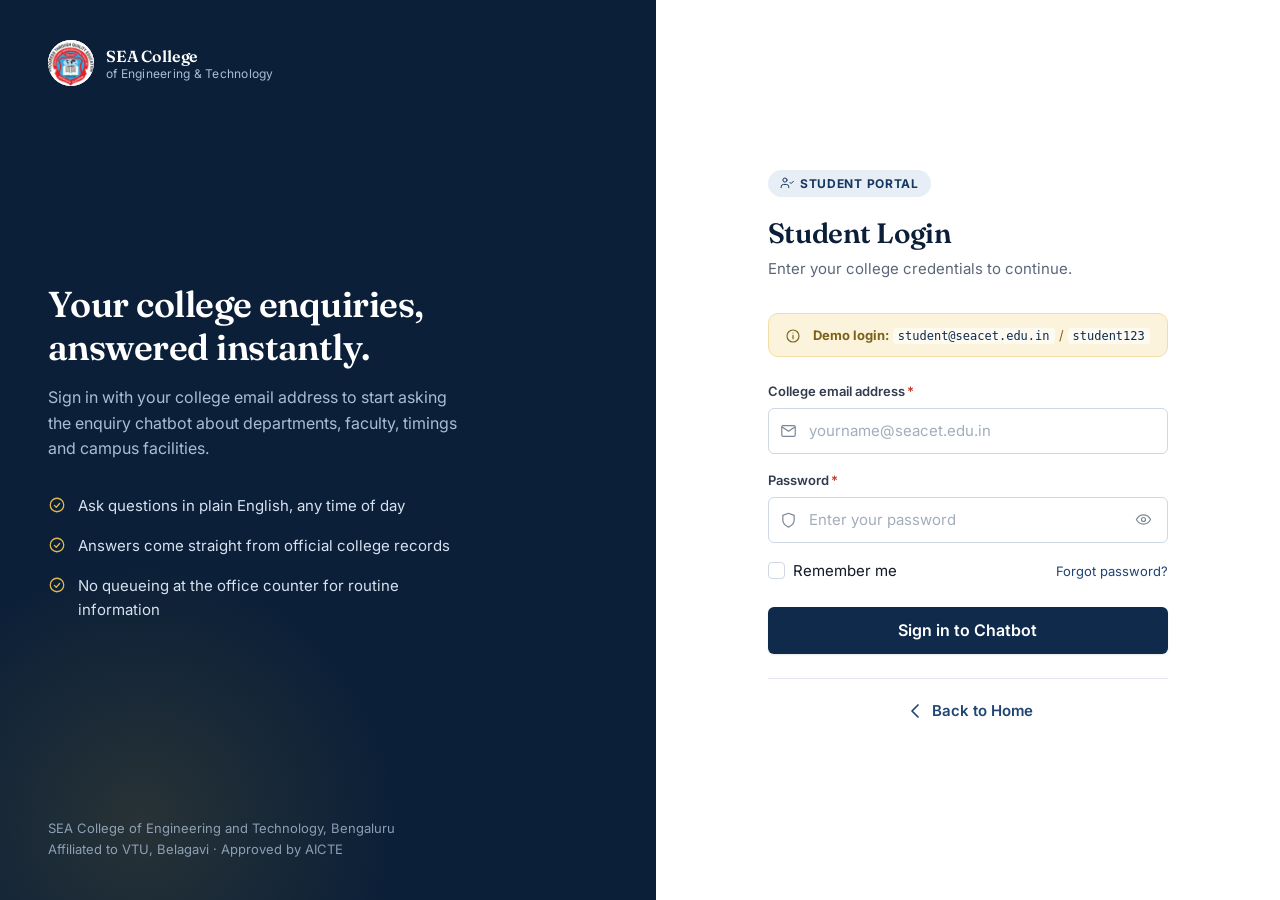
<file: student-login.html>
<!DOCTYPE html>
<html lang="en">
<head>
<meta charset="UTF-8" />
<meta name="viewport" content="width=device-width, initial-scale=1" />
<link rel="icon" href="assets/img/logo.png" />
<title>Student Login — College Enquiry Chatbot</title>

<link rel="preconnect" href="https://fonts.googleapis.com" />
<link rel="preconnect" href="https://fonts.gstatic.com" crossorigin />
<link href="https://fonts.googleapis.com/css2?family=Fraunces:opsz,wght@9..144,400;9..144,600;9..144,700&family=Inter:wght@400;500;600;700&display=swap" rel="stylesheet" />

<link rel="stylesheet" href="assets/css/tokens.css" />
<link rel="stylesheet" href="assets/css/base.css" />
<link rel="stylesheet" href="assets/css/components.css" />
<link rel="stylesheet" href="assets/css/auth.css" />
<link rel="stylesheet" href="assets/css/motion.css" />
</head>
<body>

<div class="auth-page">

  <!-- ==================================================== BRAND PANEL -->
  <aside class="auth-aside">
    <a class="brand" href="index.html">
      <span class="crest"><img src="assets/img/logo.png" alt="" onerror="this.remove()" />SEA</span>
      <span class="brand-text">
        <span class="brand-name">SEA College</span>
        <span class="brand-sub">of Engineering &amp; Technology</span>
      </span>
    </a>

    <div class="auth-aside-body">
      <h2>Your college enquiries, answered instantly.</h2>
      <p>
        Sign in with your college email address to start asking the enquiry
        chatbot about departments, faculty, timings and campus facilities.
      </p>

      <div class="auth-points">
        <div class="auth-point">
          <span data-icon="checkCircle"></span>
          <span>Ask questions in plain English, any time of day</span>
        </div>
        <div class="auth-point">
          <span data-icon="checkCircle"></span>
          <span>Answers come straight from official college records</span>
        </div>
        <div class="auth-point">
          <span data-icon="checkCircle"></span>
          <span>No queueing at the office counter for routine information</span>
        </div>
      </div>
    </div>

    <p class="auth-aside-foot">
      SEA College of Engineering and Technology, Bengaluru<br />
      Affiliated to VTU, Belagavi · Approved by AICTE
    </p>
  </aside>

  <!-- ===================================================== FORM PANEL -->
  <main class="auth-main">
    <div class="auth-card">

      <span class="auth-role">
        <span data-icon="userCheck"></span>
        Student Portal
      </span>

      <div class="auth-head">
        <h1>Student Login</h1>
        <p>Enter your college credentials to continue.</p>
      </div>

      <!-- Demo credentials — delete this block once the backend is connected -->
      <div class="demo-hint">
        <span data-icon="info"></span>
        <div>
          <strong>Demo login:</strong>
          <code>student@seacet.edu.in</code> / <code>student123</code>
        </div>
      </div>

      <div class="form-alert" id="formAlert" role="alert">
        <span data-icon="alertCircle"></span>
        <span id="formAlertMsg"></span>
      </div>

      <form id="loginForm" data-role="student" data-redirect="student-chat.html">

        <div class="field">
          <label class="field-label" for="email">
            College email address<span class="req">*</span>
          </label>
          <div class="input-group">
            <span data-icon="mail"></span>
            <input class="input" type="email" id="email" name="email"
                   placeholder="yourname@seacet.edu.in" autocomplete="username"
                   data-validate="required email" data-label="Email address" />
          </div>
          <div class="field-error"></div>
        </div>

        <div class="field">
          <label class="field-label" for="password">
            Password<span class="req">*</span>
          </label>
          <div class="input-group">
            <span data-icon="shield"></span>
            <input class="input" type="password" id="password" name="password"
                   placeholder="Enter your password" autocomplete="current-password"
                   data-validate="required min:6" data-label="Password" />
            <button class="pw-toggle" type="button" data-pw-toggle="password"
                    aria-label="Show password">
              <span data-icon="eye"></span>
            </button>
          </div>
          <div class="field-error"></div>
        </div>

        <div class="auth-row">
          <label class="checkbox">
            <input type="checkbox" id="remember" name="remember" />
            <span>Remember me</span>
          </label>
          <a href="#" id="forgotLink" class="text-sm">Forgot password?</a>
        </div>

        <button class="btn btn-primary btn-lg btn-block" type="submit" id="submitBtn">
          Sign in to Chatbot
        </button>
      </form>

      <div class="auth-foot">
        <a href="index.html">
          <span data-icon="chevronRight" style="transform:rotate(180deg)"></span>
          Back to Home
        </a>
      </div>
    </div>
  </main>
</div>

<!-- ================================================ FORGOT PASSWORD -->
<div class="modal-backdrop" id="forgotModal" role="dialog" aria-modal="true"
     aria-labelledby="forgotTitle" aria-hidden="true">
  <div class="modal modal-sm">
    <div class="modal-head">
      <div>
        <h3 id="forgotTitle">Forgot your password?</h3>
        <p>Student accounts are managed by the college.</p>
      </div>
      <button class="btn-icon" type="button" data-close-modal aria-label="Close">
        <span data-icon="close"></span>
      </button>
    </div>
    <div class="modal-body">
      <p class="text-muted" style="line-height:var(--lh-normal)">
        Passwords cannot be reset from this page. Please contact the
        administrative office in Block A, or write to
        <strong>seaclgeduinfo@seaedu.ac.in</strong> from your registered email address
        along with your USN. The office will reset your password within one
        working day.
      </p>
    </div>
    <div class="modal-foot">
      <button class="btn btn-primary" type="button" data-close-modal>Got it</button>
    </div>
  </div>
</div>

<script src="assets/js/mock-data.js"></script>
<script src="assets/js/store.js"></script>
<script src="assets/js/ui.js"></script>
<script src="assets/js/auth.js"></script>
<script src="assets/js/login.js"></script>
<script src="assets/js/motion.js"></script>
</body>
</html>
</file>
<file: assets/css/tokens.css>
/* ==========================================================================
   tokens.css — Design tokens for the College Enquiry Chatbot
   Single source of truth for colour, type, spacing, radius, shadow.
   Change a value here and the entire application re-themes.
   ========================================================================== */

:root {
  /* ---- Brand: Academic navy ---- */
  --navy-900: #0b1f38;
  --navy-800: #0d2440;
  --navy-700: #0f2a4a;
  --navy-600: #163760;
  --navy-500: #1e4573;
  --navy-400: #3c648f;
  --navy-200: #a9bdd4;
  --navy-100: #e8eef6;

  /* ---- Brand: Gold accent ---- */
  --gold-600: #a8871d;
  --gold-500: #c9a227;
  --gold-400: #dfba4c;
  --gold-200: #f0dfa4;
  --gold-100: #fbf3dc;

  /* ---- Neutrals ---- */
  --ink-900: #111826;
  --ink-700: #303b4d;
  --ink-500: #5b6779;
  --ink-400: #7b8798;
  --ink-300: #a3adbb;
  --white: #ffffff;
  --slate-50: #f6f8fb;
  --slate-100: #eef2f7;
  --line: #e3e8ef;
  --line-strong: #cfd8e3;

  /* ---- Status ---- */
  --success: #0f8a5f;
  --success-bg: #e6f5ee;
  --warning: #b7791f;
  --warning-bg: #fdf3e2;
  --danger: #c0392b;
  --danger-bg: #fdecea;
  --info: #1e4573;
  --info-bg: #e8eef6;

  /* ---- Typography ---- */
  --font-display: "Fraunces", "Iowan Old Style", "Palatino Linotype", Palatino,
    Georgia, "Times New Roman", serif;
  --font-body: "Inter", -apple-system, BlinkMacSystemFont, "Segoe UI", Roboto,
    "Helvetica Neue", Arial, sans-serif;
  --font-mono: "SF Mono", "JetBrains Mono", Menlo, Consolas, monospace;

  --fs-xs: 0.75rem;    /* 12 */
  --fs-sm: 0.8125rem;  /* 13 */
  --fs-base: 0.9375rem;/* 15 */
  --fs-md: 1rem;       /* 16 */
  --fs-lg: 1.125rem;   /* 18 */
  --fs-xl: 1.375rem;   /* 22 */
  --fs-2xl: 1.75rem;   /* 28 */
  --fs-3xl: 2.25rem;   /* 36 */
  --fs-4xl: 3rem;      /* 48 */

  --lh-tight: 1.2;
  --lh-snug: 1.4;
  --lh-normal: 1.6;

  /* ---- Spacing (4px grid) ---- */
  --sp-1: 4px;
  --sp-2: 8px;
  --sp-3: 12px;
  --sp-4: 16px;
  --sp-5: 20px;
  --sp-6: 24px;
  --sp-8: 32px;
  --sp-10: 40px;
  --sp-12: 48px;
  --sp-16: 64px;
  --sp-20: 80px;

  /* ---- Radius ---- */
  --r-sm: 6px;
  --r-md: 10px;
  --r-lg: 16px;
  --r-full: 999px;

  /* ---- Shadow ---- */
  --sh-1: 0 1px 2px rgba(17, 24, 38, 0.06), 0 1px 3px rgba(17, 24, 38, 0.04);
  --sh-2: 0 4px 12px rgba(17, 24, 38, 0.08), 0 1px 3px rgba(17, 24, 38, 0.04);
  --sh-3: 0 16px 40px rgba(11, 31, 56, 0.16), 0 4px 12px rgba(11, 31, 56, 0.08);

  /* ---- Motion ----
     Standard easing moves at a constant-ish feel. These two curves are what
     make an interface read as considered rather than merely animated:
       expo  — leaves fast, settles slowly, so motion feels weighted
       spring — overshoots a few percent, so a press feels physical      */
  --ease: cubic-bezier(0.4, 0, 0.2, 1);
  --ease-expo: cubic-bezier(0.16, 1, 0.3, 1);
  --ease-spring: cubic-bezier(0.34, 1.4, 0.64, 1);

  --t-fast: 120ms var(--ease);
  --t-base: 200ms var(--ease);
  --t-slow: 320ms var(--ease);
  --t-enter: 520ms var(--ease-expo);
  --t-press: 90ms var(--ease-expo);

  /* ---- Layout ---- */
  --container: 1160px;
  --sidebar-w: 254px;
  --topbar-h: 64px;

  /* ---- Z-index ---- */
  --z-sticky: 100;
  --z-drawer: 200;
  --z-modal: 300;
  --z-toast: 400;
}

@media (prefers-reduced-motion: reduce) {
  *,
  *::before,
  *::after {
    animation-duration: 0.01ms !important;
    animation-iteration-count: 1 !important;
    transition-duration: 0.01ms !important;
    scroll-behavior: auto !important;
  }
}
</file>
<file: assets/css/base.css>
/* ==========================================================================
   base.css — Reset, document defaults, typography, layout primitives
   ========================================================================== */

*,
*::before,
*::after {
  box-sizing: border-box;
}

* {
  margin: 0;
}

html {
  -webkit-text-size-adjust: 100%;
  scroll-behavior: smooth;
}

body {
  font-family: var(--font-body);
  font-size: var(--fs-base);
  line-height: var(--lh-normal);
  color: var(--ink-900);
  background: var(--white);
  -webkit-font-smoothing: antialiased;
  -moz-osx-font-smoothing: grayscale;
  min-height: 100vh;
}

img,
svg {
  display: block;
  max-width: 100%;
}

/* ui.js replaces every [data-icon] span with an inline SVG. Giving the
   wrapper a box makes it align with text and accept transforms. */
[data-icon] {
  display: inline-flex;
  align-items: center;
  flex: none;
}

button,
input,
select,
textarea {
  font: inherit;
  color: inherit;
}

button {
  cursor: pointer;
  background: none;
  border: none;
  padding: 0;
}

a {
  color: var(--navy-500);
  text-decoration: none;
  transition: color var(--t-fast);
}

a:hover {
  color: var(--navy-700);
}

ul,
ol {
  list-style: none;
  padding: 0;
}

/* ---- Headings ---- */
h1,
h2,
h3,
h4 {
  font-family: var(--font-display);
  font-weight: 600;
  line-height: var(--lh-tight);
  color: var(--navy-900);
  letter-spacing: -0.015em;
}

h1 {
  font-size: var(--fs-3xl);
}
h2 {
  font-size: var(--fs-2xl);
}
h3 {
  font-size: var(--fs-xl);
}
h4 {
  font-size: var(--fs-lg);
}

/* ---- Focus ---- */
:focus {
  outline: none;
}

:focus-visible {
  outline: 2px solid var(--gold-500);
  outline-offset: 2px;
  border-radius: var(--r-sm);
}

/* ---- Selection ---- */
::selection {
  background: var(--gold-200);
  color: var(--navy-900);
}

/* ---- Scrollbar (WebKit) ---- */
::-webkit-scrollbar {
  width: 10px;
  height: 10px;
}
::-webkit-scrollbar-track {
  background: transparent;
}
::-webkit-scrollbar-thumb {
  background: var(--line-strong);
  border-radius: var(--r-full);
  border: 3px solid transparent;
  background-clip: content-box;
}
::-webkit-scrollbar-thumb:hover {
  background: var(--ink-300);
  background-clip: content-box;
}

/* ==========================================================================
   Layout primitives
   ========================================================================== */

.container {
  width: 100%;
  max-width: var(--container);
  margin-inline: auto;
  padding-inline: var(--sp-6);
}

@media (max-width: 640px) {
  .container {
    padding-inline: var(--sp-4);
  }
}

.stack > * + * {
  margin-top: var(--sp-4);
}

.row {
  display: flex;
  align-items: center;
  gap: var(--sp-3);
}

.row-between {
  display: flex;
  align-items: center;
  justify-content: space-between;
  gap: var(--sp-4);
}

.grow {
  flex: 1 1 auto;
  min-width: 0;
}

/* ==========================================================================
   Utilities
   ========================================================================== */

.visually-hidden {
  position: absolute;
  width: 1px;
  height: 1px;
  padding: 0;
  margin: -1px;
  overflow: hidden;
  clip: rect(0, 0, 0, 0);
  white-space: nowrap;
  border: 0;
}

.text-muted {
  color: var(--ink-500);
}

.text-sm {
  font-size: var(--fs-sm);
}

.text-center {
  text-align: center;
}

.truncate {
  overflow: hidden;
  text-overflow: ellipsis;
  white-space: nowrap;
}

.clamp-2 {
  display: -webkit-box;
  -webkit-line-clamp: 2;
  line-clamp: 2;
  -webkit-box-orient: vertical;
  overflow: hidden;
}

.hidden {
  display: none !important;
}

.no-scroll {
  overflow: hidden;
}

/* Skip link for keyboard users */
.skip-link {
  position: absolute;
  left: var(--sp-4);
  top: -60px;
  z-index: var(--z-toast);
  background: var(--navy-700);
  color: var(--white);
  padding: var(--sp-3) var(--sp-5);
  border-radius: var(--r-sm);
  transition: top var(--t-base);
}

.skip-link:focus {
  top: var(--sp-4);
  color: var(--white);
}
</file>
<file: assets/css/components.css>
/* ==========================================================================
   components.css — Shared UI library
   Buttons · Forms · Cards · Tables · Badges · Modals · Toasts · Chips
   Avatars · Empty states · Skeletons · Dropdowns · Pagination
   ========================================================================== */

/* ==========================================================================
   Buttons
   ========================================================================== */

.btn {
  display: inline-flex;
  align-items: center;
  justify-content: center;
  gap: var(--sp-2);
  padding: 10px var(--sp-5);
  font-size: var(--fs-base);
  font-weight: 600;
  line-height: 1.2;
  border-radius: var(--r-sm);
  border: 1px solid transparent;
  white-space: nowrap;
  transition: background var(--t-fast), border-color var(--t-fast),
    color var(--t-fast), box-shadow var(--t-fast), transform var(--t-fast);
  user-select: none;
}

.btn:active:not(:disabled) {
  transform: translateY(1px);
}

.btn:disabled,
.btn[aria-disabled="true"] {
  opacity: 0.5;
  cursor: not-allowed;
  transform: none;
}

.btn svg {
  width: 16px;
  height: 16px;
  flex: none;
}

.btn-primary {
  background: var(--navy-700);
  color: var(--white);
  box-shadow: var(--sh-1);
}
.btn-primary:hover:not(:disabled) {
  background: var(--navy-600);
  color: var(--white);
}

.btn-gold {
  background: var(--gold-500);
  color: var(--navy-900);
  box-shadow: var(--sh-1);
}
.btn-gold:hover:not(:disabled) {
  background: var(--gold-400);
  color: var(--navy-900);
}

.btn-outline {
  background: var(--white);
  color: var(--navy-700);
  border-color: var(--line-strong);
}
.btn-outline:hover:not(:disabled) {
  border-color: var(--navy-400);
  background: var(--slate-50);
  color: var(--navy-700);
}

.btn-ghost {
  background: transparent;
  color: var(--ink-700);
}
.btn-ghost:hover:not(:disabled) {
  background: var(--slate-100);
  color: var(--ink-900);
}

.btn-danger {
  background: var(--danger);
  color: var(--white);
}
.btn-danger:hover:not(:disabled) {
  background: #a53226;
  color: var(--white);
}

.btn-on-dark {
  background: rgba(255, 255, 255, 0.08);
  color: var(--white);
  border-color: rgba(255, 255, 255, 0.24);
  backdrop-filter: blur(6px);
}
.btn-on-dark:hover:not(:disabled) {
  background: rgba(255, 255, 255, 0.16);
  color: var(--white);
}

.btn-sm {
  padding: 6px var(--sp-3);
  font-size: var(--fs-sm);
}

.btn-lg {
  padding: 13px var(--sp-6);
  font-size: var(--fs-md);
}

.btn-block {
  width: 100%;
}

/* Icon-only button */
.btn-icon {
  display: inline-flex;
  align-items: center;
  justify-content: center;
  width: 34px;
  height: 34px;
  border-radius: var(--r-sm);
  color: var(--ink-500);
  transition: background var(--t-fast), color var(--t-fast);
}
.btn-icon svg {
  width: 17px;
  height: 17px;
}
.btn-icon:hover {
  background: var(--slate-100);
  color: var(--navy-700);
}
.btn-icon.is-danger:hover {
  background: var(--danger-bg);
  color: var(--danger);
}

/* Loading state — set aria-busy="true" */
.btn[aria-busy="true"] {
  pointer-events: none;
  position: relative;
  color: transparent !important;
}
.btn[aria-busy="true"]::after {
  content: "";
  position: absolute;
  width: 16px;
  height: 16px;
  border: 2px solid currentColor;
  border-radius: 50%;
  border-top-color: transparent;
  animation: spin 0.6s linear infinite;
  color: var(--white);
}
.btn-outline[aria-busy="true"]::after,
.btn-gold[aria-busy="true"]::after {
  color: var(--navy-700);
}

@keyframes spin {
  to {
    transform: rotate(360deg);
  }
}

/* ==========================================================================
   Forms
   ========================================================================== */

.field {
  display: block;
  margin-bottom: var(--sp-4);
}

.field-label {
  display: block;
  font-size: var(--fs-sm);
  font-weight: 600;
  color: var(--ink-700);
  margin-bottom: 6px;
}

.field-label .req {
  color: var(--danger);
  margin-left: 2px;
}

.input,
.select,
.textarea {
  display: block;
  width: 100%;
  padding: 10px var(--sp-3);
  font-size: var(--fs-base);
  color: var(--ink-900);
  background: var(--white);
  border: 1px solid var(--line-strong);
  border-radius: var(--r-sm);
  transition: border-color var(--t-fast), box-shadow var(--t-fast);
}

.input::placeholder,
.textarea::placeholder {
  color: var(--ink-300);
}

.input:hover,
.select:hover,
.textarea:hover {
  border-color: var(--navy-200);
}

.input:focus,
.select:focus,
.textarea:focus {
  outline: none;
  border-color: var(--navy-500);
  box-shadow: 0 0 0 3px rgba(30, 69, 115, 0.12);
}

.textarea {
  min-height: 96px;
  resize: vertical;
  line-height: var(--lh-snug);
}

.select {
  appearance: none;
  padding-right: var(--sp-8);
  background-image: url("data:image/svg+xml,%3Csvg xmlns='http://www.w3.org/2000/svg' width='16' height='16' fill='none' stroke='%235b6779' stroke-width='2' stroke-linecap='round' stroke-linejoin='round'%3E%3Cpath d='M4 6l4 4 4-4'/%3E%3C/svg%3E");
  background-repeat: no-repeat;
  background-position: right var(--sp-3) center;
  cursor: pointer;
}

/* Invalid state, toggled by ui.js */
.field.is-invalid .input,
.field.is-invalid .select,
.field.is-invalid .textarea {
  border-color: var(--danger);
  background: var(--danger-bg);
}
.field.is-invalid .input:focus,
.field.is-invalid .select:focus,
.field.is-invalid .textarea:focus {
  box-shadow: 0 0 0 3px rgba(192, 57, 43, 0.14);
}

.field-error {
  display: none;
  align-items: center;
  gap: 5px;
  margin-top: 6px;
  font-size: var(--fs-sm);
  color: var(--danger);
}
.field.is-invalid .field-error {
  display: flex;
}

.field-hint {
  margin-top: 6px;
  font-size: var(--fs-sm);
  color: var(--ink-400);
}

/* Input with leading icon */
.input-group {
  position: relative;
}
.input-group .input {
  padding-left: 40px;
}
.input-group > [data-icon] {
  position: absolute;
  left: var(--sp-3);
  top: 50%;
  transform: translateY(-50%);
  color: var(--ink-400);
  pointer-events: none;
}
.input-group > [data-icon] svg {
  width: 17px;
  height: 17px;
}

/* Password reveal */
.pw-toggle {
  position: absolute;
  right: var(--sp-2);
  top: 50%;
  transform: translateY(-50%);
  display: flex;
  align-items: center;
  justify-content: center;
  width: 32px;
  height: 32px;
  border-radius: var(--r-sm);
  color: var(--ink-400);
}
.pw-toggle:hover {
  color: var(--navy-500);
  background: var(--slate-100);
}
.pw-toggle svg {
  width: 17px;
  height: 17px;
}

/* Checkbox */
.checkbox {
  display: inline-flex;
  align-items: center;
  gap: var(--sp-2);
  font-size: var(--fs-base);
  cursor: pointer;
  user-select: none;
}
.checkbox input {
  appearance: none;
  width: 17px;
  height: 17px;
  flex: none;
  border: 1.5px solid var(--line-strong);
  border-radius: 4px;
  background: var(--white);
  transition: background var(--t-fast), border-color var(--t-fast);
  cursor: pointer;
}
.checkbox input:checked {
  background: var(--navy-700) url("data:image/svg+xml,%3Csvg xmlns='http://www.w3.org/2000/svg' width='12' height='12' viewBox='0 0 16 16' fill='none' stroke='white' stroke-width='2.5' stroke-linecap='round' stroke-linejoin='round'%3E%3Cpath d='M13 4L6 11.5 3 8.5'/%3E%3C/svg%3E")
    center / 12px no-repeat;
  border-color: var(--navy-700);
}
.checkbox input:focus-visible {
  outline: 2px solid var(--gold-500);
  outline-offset: 2px;
}

.form-grid {
  display: grid;
  grid-template-columns: 1fr 1fr;
  gap: 0 var(--sp-4);
}
.form-grid .field-full {
  grid-column: 1 / -1;
}

@media (max-width: 560px) {
  .form-grid {
    grid-template-columns: 1fr;
  }
}

/* ==========================================================================
   Cards & panels
   ========================================================================== */

.card {
  background: var(--white);
  border: 1px solid var(--line);
  border-radius: var(--r-lg);
  box-shadow: var(--sh-1);
}

.card-head {
  display: flex;
  align-items: center;
  justify-content: space-between;
  flex-wrap: wrap;
  gap: var(--sp-3) var(--sp-4);
  padding: var(--sp-5) var(--sp-6);
  border-bottom: 1px solid var(--line);
}

@media (max-width: 560px) {
  .card-head,
  .toolbar {
    padding-inline: var(--sp-5);
  }
  .mini-item,
  .timeline,
  .result-count {
    padding-inline: var(--sp-5);
  }
  .faculty-grid {
    padding: var(--sp-5);
  }
}

.card-head .btn,
.card-head .row,
.card-head .segmented {
  flex: none;
}

.card-title {
  font-family: var(--font-body);
  font-size: var(--fs-md);
  font-weight: 700;
  color: var(--navy-900);
  letter-spacing: 0;
}

.card-body {
  padding: var(--sp-6);
}

.card-body.is-flush {
  padding: 0;
}

/* ==========================================================================
   Badges
   ========================================================================== */

.badge {
  display: inline-flex;
  align-items: center;
  gap: 5px;
  padding: 3px 10px;
  font-size: var(--fs-xs);
  font-weight: 600;
  line-height: 1.5;
  border-radius: var(--r-full);
  white-space: nowrap;
}

.badge::before {
  content: "";
  width: 6px;
  height: 6px;
  border-radius: 50%;
  background: currentColor;
  flex: none;
}

.badge-active {
  background: var(--success-bg);
  color: var(--success);
}
.badge-inactive {
  background: var(--slate-100);
  color: var(--ink-500);
}

/* Category pill — no dot */
.pill {
  display: inline-block;
  padding: 3px 10px;
  font-size: var(--fs-xs);
  font-weight: 600;
  border-radius: var(--r-full);
  background: var(--navy-100);
  color: var(--navy-600);
  white-space: nowrap;
}

.pill-gold {
  background: var(--gold-100);
  color: var(--gold-600);
}

/* ==========================================================================
   Avatars
   ========================================================================== */

.avatar {
  display: inline-flex;
  align-items: center;
  justify-content: center;
  width: 38px;
  height: 38px;
  flex: none;
  border-radius: 50%;
  font-size: var(--fs-sm);
  font-weight: 700;
  letter-spacing: 0.02em;
  background: var(--navy-100);
  color: var(--navy-600);
  user-select: none;
}

.avatar-sm {
  width: 30px;
  height: 30px;
  font-size: var(--fs-xs);
}
.avatar-lg {
  width: 56px;
  height: 56px;
  font-size: var(--fs-md);
}

/* ==========================================================================
   Tables
   ========================================================================== */

.table-wrap {
  width: 100%;
  overflow-x: auto;
}

.table {
  width: 100%;
  border-collapse: collapse;
  font-size: var(--fs-base);
}

.table th {
  text-align: left;
  font-size: var(--fs-xs);
  font-weight: 700;
  text-transform: uppercase;
  letter-spacing: 0.05em;
  color: var(--ink-500);
  background: var(--slate-50);
  padding: var(--sp-3) var(--sp-4);
  border-bottom: 1px solid var(--line);
  white-space: nowrap;
}

.table td {
  padding: var(--sp-4);
  border-bottom: 1px solid var(--line);
  vertical-align: middle;
  color: var(--ink-700);
}

.table tbody tr {
  transition: background var(--t-fast);
}

.table tbody tr:hover {
  background: var(--slate-50);
}

.table tbody tr:last-child td {
  border-bottom: none;
}

.table .col-actions {
  width: 1%;
  white-space: nowrap;
  text-align: right;
}

.table .cell-strong {
  font-weight: 600;
  color: var(--ink-900);
}

/* Sortable header */
.th-sort {
  cursor: pointer;
  user-select: none;
}
.th-sort:hover {
  color: var(--navy-600);
}
.th-sort .sort-ind {
  display: inline-block;
  margin-left: 4px;
  opacity: 0;
  transition: opacity var(--t-fast);
}
.th-sort[aria-sort]:not([aria-sort="none"]) .sort-ind {
  opacity: 1;
  color: var(--navy-500);
}

.row-actions {
  display: inline-flex;
  gap: 2px;
}

/* ==========================================================================
   Toolbar (search + filters above a table)
   ========================================================================== */

.toolbar {
  display: flex;
  align-items: center;
  gap: var(--sp-3);
  flex-wrap: wrap;
  padding: var(--sp-4) var(--sp-6);
  border-bottom: 1px solid var(--line);
}

.toolbar .search {
  flex: 1 1 260px;
  min-width: 200px;
}

.toolbar .select {
  flex: 1 1 156px;
  width: auto;
  min-width: 0;
  max-width: 100%;
  text-overflow: ellipsis;
}

.toolbar .btn {
  flex: none;
}

.result-count {
  font-size: var(--fs-sm);
  color: var(--ink-500);
  padding: var(--sp-3) var(--sp-6);
  border-top: 1px solid var(--line);
  background: var(--slate-50);
  border-radius: 0 0 var(--r-lg) var(--r-lg);
}

/* ==========================================================================
   Empty & loading states
   ========================================================================== */

.empty {
  display: flex;
  flex-direction: column;
  align-items: center;
  text-align: center;
  padding: var(--sp-16) var(--sp-6);
}

.empty-icon {
  display: flex;
  align-items: center;
  justify-content: center;
  width: 56px;
  height: 56px;
  border-radius: 50%;
  background: var(--slate-100);
  color: var(--ink-300);
  margin-bottom: var(--sp-4);
}
.empty-icon svg {
  width: 26px;
  height: 26px;
}

.empty h4 {
  font-family: var(--font-body);
  font-size: var(--fs-md);
  font-weight: 700;
  margin-bottom: 4px;
}

.empty p {
  color: var(--ink-500);
  font-size: var(--fs-base);
  max-width: 380px;
  margin-bottom: var(--sp-5);
}

/* Skeleton shimmer */
.skel {
  position: relative;
  overflow: hidden;
  background: var(--slate-100);
  border-radius: var(--r-sm);
}

.skel::after {
  content: "";
  position: absolute;
  inset: 0;
  transform: translateX(-100%);
  background: linear-gradient(
    90deg,
    transparent,
    rgba(255, 255, 255, 0.7),
    transparent
  );
  animation: shimmer 1.3s infinite;
}

@keyframes shimmer {
  100% {
    transform: translateX(100%);
  }
}

.skel-line {
  height: 12px;
  margin-bottom: var(--sp-2);
}
.skel-line.w-40 {
  width: 40%;
}
.skel-line.w-60 {
  width: 60%;
}
.skel-line.w-80 {
  width: 80%;
}

/* ==========================================================================
   Modal / Dialog
   ========================================================================== */

.modal-backdrop {
  position: fixed;
  inset: 0;
  z-index: var(--z-modal);
  display: flex;
  align-items: center;
  justify-content: center;
  padding: var(--sp-4);
  background: rgba(11, 31, 56, 0.55);
  backdrop-filter: blur(3px);
  opacity: 0;
  visibility: hidden;
  transition: opacity var(--t-base), visibility var(--t-base);
}

.modal-backdrop.is-open {
  opacity: 1;
  visibility: visible;
}

.modal {
  width: 100%;
  max-width: 560px;
  max-height: calc(100vh - var(--sp-8));
  display: flex;
  flex-direction: column;
  background: var(--white);
  border-radius: var(--r-lg);
  box-shadow: var(--sh-3);
  transform: translateY(12px) scale(0.98);
  transition: transform var(--t-base);
}

.modal-backdrop.is-open .modal {
  transform: translateY(0) scale(1);
}

.modal-sm {
  max-width: 440px;
}
.modal-lg {
  max-width: 680px;
}

.modal-head {
  display: flex;
  align-items: flex-start;
  justify-content: space-between;
  gap: var(--sp-4);
  padding: var(--sp-5) var(--sp-6);
  border-bottom: 1px solid var(--line);
}

.modal-head h3 {
  font-family: var(--font-body);
  font-size: var(--fs-lg);
  font-weight: 700;
  letter-spacing: 0;
}

.modal-head p {
  font-size: var(--fs-sm);
  color: var(--ink-500);
  margin-top: 2px;
}

.modal-body {
  padding: var(--sp-6);
  overflow-y: auto;
  flex: 1;
}

.modal-foot {
  display: flex;
  align-items: center;
  justify-content: flex-end;
  gap: var(--sp-3);
  padding: var(--sp-4) var(--sp-6);
  border-top: 1px solid var(--line);
  background: var(--slate-50);
  border-radius: 0 0 var(--r-lg) var(--r-lg);
}

/* Confirm dialog accent */
.confirm-icon {
  display: flex;
  align-items: center;
  justify-content: center;
  width: 44px;
  height: 44px;
  flex: none;
  border-radius: 50%;
  background: var(--danger-bg);
  color: var(--danger);
  margin-bottom: var(--sp-4);
}
.confirm-icon svg {
  width: 21px;
  height: 21px;
}

@media (max-width: 560px) {
  .modal-foot {
    flex-direction: column-reverse;
  }
  .modal-foot .btn {
    width: 100%;
  }
}

/* ==========================================================================
   Toasts
   ========================================================================== */

.toast-stack {
  position: fixed;
  right: var(--sp-5);
  bottom: var(--sp-5);
  z-index: var(--z-toast);
  display: flex;
  flex-direction: column;
  gap: var(--sp-2);
  width: min(360px, calc(100vw - var(--sp-8)));
  pointer-events: none;
}

.toast {
  display: flex;
  align-items: flex-start;
  gap: var(--sp-3);
  padding: var(--sp-3) var(--sp-4);
  background: var(--white);
  border: 1px solid var(--line);
  border-left: 3px solid var(--ink-400);
  border-radius: var(--r-md);
  box-shadow: var(--sh-2);
  pointer-events: auto;
  animation: toast-in 260ms var(--ease);
}

.toast.is-leaving {
  animation: toast-out 200ms var(--ease) forwards;
}

.toast-icon {
  flex: none;
  margin-top: 1px;
}
.toast-icon svg {
  width: 17px;
  height: 17px;
}

.toast-msg {
  flex: 1;
  font-size: var(--fs-base);
  color: var(--ink-900);
  line-height: var(--lh-snug);
}

.toast-close {
  flex: none;
  color: var(--ink-400);
  padding: 2px;
  border-radius: 4px;
}
.toast-close:hover {
  color: var(--ink-900);
}
.toast-close svg {
  width: 15px;
  height: 15px;
}

.toast-success {
  border-left-color: var(--success);
}
.toast-success .toast-icon {
  color: var(--success);
}

.toast-error {
  border-left-color: var(--danger);
}
.toast-error .toast-icon {
  color: var(--danger);
}

.toast-info {
  border-left-color: var(--navy-500);
}
.toast-info .toast-icon {
  color: var(--navy-500);
}

@keyframes toast-in {
  from {
    opacity: 0;
    transform: translateY(12px) scale(0.97);
  }
  to {
    opacity: 1;
    transform: none;
  }
}

@keyframes toast-out {
  to {
    opacity: 0;
    transform: translateX(16px);
  }
}

@media (max-width: 560px) {
  .toast-stack {
    left: var(--sp-4);
    right: var(--sp-4);
    bottom: var(--sp-4);
    width: auto;
  }
}

/* ==========================================================================
   Dropdown menu
   ========================================================================== */

.dropdown {
  position: relative;
}

.dropdown-menu {
  position: absolute;
  right: 0;
  top: calc(100% + 8px);
  min-width: 232px;
  background: var(--white);
  border: 1px solid var(--line);
  border-radius: var(--r-md);
  box-shadow: var(--sh-3);
  padding: var(--sp-2);
  opacity: 0;
  visibility: hidden;
  transform: translateY(-6px);
  transition: opacity var(--t-fast), transform var(--t-fast),
    visibility var(--t-fast);
  z-index: var(--z-sticky);
}

.dropdown.is-open .dropdown-menu {
  opacity: 1;
  visibility: visible;
  transform: none;
}

.dropdown-header {
  padding: var(--sp-3);
  border-bottom: 1px solid var(--line);
  margin-bottom: var(--sp-2);
}

.dropdown-header .name {
  font-size: var(--fs-base);
  font-weight: 700;
  color: var(--ink-900);
}

.dropdown-header .email {
  font-size: var(--fs-sm);
  color: var(--ink-500);
  word-break: break-all;
}

.dropdown-item {
  display: flex;
  align-items: center;
  gap: var(--sp-3);
  width: 100%;
  padding: var(--sp-2) var(--sp-3);
  font-size: var(--fs-base);
  font-weight: 500;
  color: var(--ink-700);
  border-radius: var(--r-sm);
  text-align: left;
  transition: background var(--t-fast), color var(--t-fast);
}

.dropdown-item svg {
  width: 16px;
  height: 16px;
  flex: none;
}

.dropdown-item:hover {
  background: var(--slate-100);
  color: var(--ink-900);
}

.dropdown-item.is-danger {
  color: var(--danger);
}
.dropdown-item.is-danger:hover {
  background: var(--danger-bg);
  color: var(--danger);
}

/* ==========================================================================
   Segmented control (table / card view toggle)
   ========================================================================== */

.segmented {
  display: inline-flex;
  padding: 3px;
  background: var(--slate-100);
  border-radius: var(--r-sm);
  gap: 2px;
}

.segmented button {
  display: inline-flex;
  align-items: center;
  gap: 6px;
  padding: 5px var(--sp-3);
  font-size: var(--fs-sm);
  font-weight: 600;
  color: var(--ink-500);
  border-radius: 5px;
  transition: background var(--t-fast), color var(--t-fast);
}

.segmented button svg {
  width: 15px;
  height: 15px;
}

.segmented button[aria-pressed="true"] {
  background: var(--white);
  color: var(--navy-700);
  box-shadow: var(--sh-1);
}

/* ==========================================================================
   Brand lockup — used on every dark surface (nav, chat header, login aside,
   footer). The admin sidebar has its own compact variant in admin.css.
   ========================================================================== */

.brand {
  display: flex;
  align-items: center;
  gap: var(--sp-3);
  flex: none;
}

.brand:hover {
  color: inherit;
}

.brand {
  display: flex;
  align-items: center;
  gap: var(--sp-3);
  flex: none;
}

.brand:hover {
  color: inherit;
}

.crest {
  display: flex;
  align-items: center;
  justify-content: center;
  width: 42px;
  height: 42px;
  flex: none;
  border-radius: var(--r-sm);
  background: linear-gradient(150deg, var(--gold-400), var(--gold-600));
  color: var(--navy-900);
  font-family: var(--font-display);
  font-size: 17px;
  font-weight: 700;
  letter-spacing: -0.02em;
  box-shadow: inset 0 1px 0 rgba(255, 255, 255, 0.35);
}

/* The real college logo sits on top of the "SEA" lettermark. If
   assets/img/logo.png is missing the <img> removes itself on error and the
   lettermark shows through, so the pages never render a broken image. */
.crest {
  position: relative;
  overflow: hidden;
}

.crest:has(img) {
  width: 46px;
  height: 46px;
  border-radius: 50%;
  background: var(--white);
}

.crest img {
  position: absolute;
  inset: 0;
  width: 100%;
  height: 100%;
  object-fit: cover;
  background: var(--white);
}

.brand-text {
  display: flex;
  flex-direction: column;
  line-height: 1.25;
  min-width: 0;
}

.brand-name {
  font-family: var(--font-display);
  font-size: var(--fs-md);
  font-weight: 600;
  color: var(--white);
  letter-spacing: -0.01em;
}

.brand-sub {
  font-size: var(--fs-xs);
  color: var(--navy-200);
  letter-spacing: 0.02em;
}
</file>
<file: assets/css/student.css>
/* ==========================================================================
   student.css — Student side
   Site navigation · Home page · Chatbot interface
   ========================================================================== */

/* ==========================================================================
   1. Site navigation
   ========================================================================== */

.site-nav {
  position: sticky;
  top: 0;
  z-index: var(--z-sticky);
  background: var(--navy-900);
  border-bottom: 1px solid rgba(255, 255, 255, 0.08);
}

.site-nav .container {
  display: flex;
  align-items: center;
  gap: var(--sp-6);
  height: 72px;
}

/* ---- Links ---- */
.nav-links {
  display: flex;
  align-items: center;
  gap: var(--sp-2);
  margin-left: auto;
}

.nav-links a {
  padding: 7px var(--sp-3);
  font-size: var(--fs-base);
  font-weight: 500;
  color: var(--navy-200);
  border-radius: var(--r-sm);
  transition: color var(--t-fast), background var(--t-fast);
}

.nav-links a:hover,
.nav-links a.is-active {
  color: var(--white);
  background: rgba(255, 255, 255, 0.07);
}

.nav-actions {
  display: flex;
  align-items: center;
  gap: var(--sp-3);
  padding-left: var(--sp-4);
  margin-left: var(--sp-2);
  border-left: 1px solid rgba(255, 255, 255, 0.12);
}

.nav-toggle {
  display: none;
  align-items: center;
  justify-content: center;
  width: 40px;
  height: 40px;
  margin-left: auto;
  border-radius: var(--r-sm);
  color: var(--white);
  background: rgba(255, 255, 255, 0.08);
}
.nav-toggle svg {
  width: 20px;
  height: 20px;
}

@media (max-width: 900px) {
  .nav-links,
  .nav-actions {
    display: none;
  }
  .nav-toggle {
    display: flex;
  }
  .site-nav.is-open .nav-links,
  .site-nav.is-open .nav-actions {
    display: flex;
  }
  .site-nav.is-open .container {
    flex-wrap: wrap;
    height: auto;
    padding-bottom: var(--sp-4);
  }
  .site-nav.is-open .nav-links {
    order: 3;
    width: 100%;
    flex-direction: column;
    align-items: stretch;
    gap: 2px;
    padding-top: var(--sp-3);
    border-top: 1px solid rgba(255, 255, 255, 0.1);
  }
  .site-nav.is-open .nav-actions {
    order: 4;
    width: 100%;
    padding-left: 0;
    margin-left: 0;
    border-left: none;
  }
  .site-nav.is-open .nav-actions .btn {
    flex: 1;
  }
}

/* ==========================================================================
   2. Hero
   ========================================================================== */

.hero {
  position: relative;
  background: var(--navy-900);
  color: var(--white);
  overflow: hidden;
  padding: var(--sp-16) 0 var(--sp-20);
}

/* Soft gold glow + faint grid, adds depth without decoration overload */
.hero::before {
  content: "";
  position: absolute;
  top: -220px;
  right: -160px;
  width: 620px;
  height: 620px;
  border-radius: 50%;
  background: radial-gradient(
    circle,
    rgba(201, 162, 39, 0.16) 0%,
    rgba(201, 162, 39, 0) 68%
  );
  pointer-events: none;
}

.hero::after {
  content: "";
  position: absolute;
  inset: 0;
  background-image: linear-gradient(
      rgba(255, 255, 255, 0.028) 1px,
      transparent 1px
    ),
    linear-gradient(90deg, rgba(255, 255, 255, 0.028) 1px, transparent 1px);
  background-size: 56px 56px;
  mask-image: linear-gradient(180deg, rgba(0, 0, 0, 0.6), transparent 70%);
  -webkit-mask-image: linear-gradient(180deg, rgba(0, 0, 0, 0.6), transparent 70%);
  pointer-events: none;
}

.hero .container {
  position: relative;
  z-index: 1;
  display: grid;
  grid-template-columns: 1.05fr 0.95fr;
  gap: var(--sp-12);
  align-items: center;
}

.eyebrow {
  display: inline-flex;
  align-items: center;
  gap: var(--sp-2);
  padding: 5px var(--sp-3) 5px var(--sp-2);
  font-size: var(--fs-xs);
  font-weight: 600;
  letter-spacing: 0.03em;
  color: var(--gold-200);
  background: rgba(201, 162, 39, 0.12);
  border: 1px solid rgba(201, 162, 39, 0.26);
  border-radius: var(--r-full);
  margin-bottom: var(--sp-5);
}
.eyebrow svg {
  width: 15px;
  height: 15px;
  color: var(--gold-400);
}

.hero h1 {
  font-size: var(--fs-4xl);
  color: var(--white);
  margin-bottom: var(--sp-4);
  letter-spacing: -0.025em;
}

.hero h1 em {
  font-style: normal;
  color: var(--gold-400);
}

.hero-lead {
  font-size: var(--fs-lg);
  line-height: var(--lh-normal);
  color: var(--navy-200);
  max-width: 46ch;
  margin-bottom: var(--sp-8);
}

.hero-actions {
  display: flex;
  gap: var(--sp-3);
  flex-wrap: wrap;
}

.hero-note {
  margin-top: var(--sp-6);
  font-size: var(--fs-sm);
  color: var(--navy-200);
  opacity: 0.85;
}

/* ---- Hero chat preview ---- */
.hero-preview {
  background: rgba(255, 255, 255, 0.05);
  border: 1px solid rgba(255, 255, 255, 0.12);
  border-radius: var(--r-lg);
  padding: var(--sp-4);
  backdrop-filter: blur(10px);
  box-shadow: var(--sh-3);
}

.preview-bar {
  display: flex;
  align-items: center;
  gap: var(--sp-2);
  padding-bottom: var(--sp-3);
  margin-bottom: var(--sp-4);
  border-bottom: 1px solid rgba(255, 255, 255, 0.1);
  font-size: var(--fs-xs);
  color: var(--navy-200);
  letter-spacing: 0.04em;
  text-transform: uppercase;
}
.preview-bar .dot {
  width: 7px;
  height: 7px;
  border-radius: 50%;
  background: #4ade80;
  box-shadow: 0 0 0 3px rgba(74, 222, 128, 0.18);
}

.preview-msg {
  display: flex;
  margin-bottom: var(--sp-3);
}
.preview-msg p {
  max-width: 88%;
  padding: 10px var(--sp-4);
  font-size: var(--fs-base);
  line-height: var(--lh-snug);
  border-radius: var(--r-md);
}
.preview-msg.from-user {
  justify-content: flex-end;
}
.preview-msg.from-user p {
  background: var(--gold-500);
  color: var(--navy-900);
  font-weight: 500;
  border-bottom-right-radius: 4px;
}
.preview-msg.from-bot p {
  background: rgba(255, 255, 255, 0.1);
  color: #eaf0f8;
  border-bottom-left-radius: 4px;
}

.preview-typing {
  display: inline-flex;
  align-items: center;
  gap: 4px;
  padding: 12px var(--sp-4);
  background: rgba(255, 255, 255, 0.1);
  border-radius: var(--r-md);
  border-bottom-left-radius: 4px;
}
.preview-typing i {
  width: 6px;
  height: 6px;
  border-radius: 50%;
  background: var(--navy-200);
  animation: blink 1.3s infinite;
}
.preview-typing i:nth-child(2) {
  animation-delay: 0.18s;
}
.preview-typing i:nth-child(3) {
  animation-delay: 0.36s;
}

@keyframes blink {
  0%, 60%, 100% { opacity: 0.3; transform: translateY(0); }
  30% { opacity: 1; transform: translateY(-3px); }
}

@media (max-width: 900px) {
  .hero {
    padding: var(--sp-12) 0 var(--sp-16);
  }
  .hero .container {
    grid-template-columns: 1fr;
    gap: var(--sp-10);
  }
  .hero h1 {
    font-size: var(--fs-3xl);
  }
  .hero-lead {
    font-size: var(--fs-md);
  }
}

/* ==========================================================================
   3. Home page sections
   ========================================================================== */

.section {
  padding: var(--sp-20) 0;
}

.section.is-tint {
  background: var(--slate-50);
  border-block: 1px solid var(--line);
}

.section-head {
  max-width: 640px;
  margin-bottom: var(--sp-10);
}

.section-head .kicker {
  display: block;
  font-size: var(--fs-xs);
  font-weight: 700;
  letter-spacing: 0.1em;
  text-transform: uppercase;
  color: var(--gold-600);
  margin-bottom: var(--sp-3);
}

.section-head h2 {
  margin-bottom: var(--sp-3);
}

.section-head p {
  color: var(--ink-500);
  font-size: var(--fs-md);
}

/* ---- Enquiry category grid ---- */
.cat-grid {
  display: grid;
  grid-template-columns: repeat(3, 1fr);
  gap: var(--sp-4);
}

.cat-card {
  display: block;
  padding: var(--sp-6);
  background: var(--white);
  border: 1px solid var(--line);
  border-radius: var(--r-lg);
  transition: border-color var(--t-base), box-shadow var(--t-base),
    transform var(--t-base);
}

.cat-card:hover {
  border-color: var(--navy-200);
  box-shadow: var(--sh-2);
  transform: translateY(-2px);
}

.cat-icon {
  display: flex;
  align-items: center;
  justify-content: center;
  width: 42px;
  height: 42px;
  border-radius: var(--r-sm);
  background: var(--navy-100);
  color: var(--navy-600);
  margin-bottom: var(--sp-4);
}
.cat-icon svg {
  width: 20px;
  height: 20px;
}

.cat-card h3 {
  font-family: var(--font-body);
  font-size: var(--fs-md);
  font-weight: 700;
  letter-spacing: 0;
  margin-bottom: 6px;
}

.cat-card p {
  font-size: var(--fs-base);
  color: var(--ink-500);
  line-height: var(--lh-snug);
}

@media (max-width: 900px) {
  .cat-grid {
    grid-template-columns: repeat(2, 1fr);
  }
}
@media (max-width: 600px) {
  .cat-grid {
    grid-template-columns: 1fr;
  }
  .section {
    padding: var(--sp-12) 0;
  }
}

/* ---- How it works ---- */
.steps {
  display: grid;
  grid-template-columns: repeat(3, 1fr);
  gap: var(--sp-8);
  counter-reset: step;
}

.step {
  position: relative;
  padding-top: var(--sp-6);
  border-top: 2px solid var(--line-strong);
}

.step::before {
  counter-increment: step;
  content: "0" counter(step);
  position: absolute;
  top: -14px;
  left: 0;
  padding-right: var(--sp-3);
  background: var(--white);
  font-family: var(--font-display);
  font-size: var(--fs-md);
  font-weight: 700;
  color: var(--gold-600);
}

.step h3 {
  font-family: var(--font-body);
  font-size: var(--fs-md);
  font-weight: 700;
  letter-spacing: 0;
  margin-bottom: 6px;
}

.step p {
  font-size: var(--fs-base);
  color: var(--ink-500);
  line-height: var(--lh-snug);
}

@media (max-width: 760px) {
  .steps {
    grid-template-columns: 1fr;
    gap: var(--sp-6);
  }
}

/* ---- Contact strip ---- */
.contact-grid {
  display: grid;
  grid-template-columns: repeat(3, 1fr);
  gap: var(--sp-4);
}

.contact-item {
  display: flex;
  gap: var(--sp-4);
  padding: var(--sp-5);
  background: var(--white);
  border: 1px solid var(--line);
  border-radius: var(--r-lg);
}

.contact-item .ci-icon {
  display: flex;
  align-items: center;
  justify-content: center;
  width: 38px;
  height: 38px;
  flex: none;
  border-radius: var(--r-sm);
  background: var(--gold-100);
  color: var(--gold-600);
}
.contact-item .ci-icon svg {
  width: 18px;
  height: 18px;
}

.contact-item h4 {
  font-family: var(--font-body);
  font-size: var(--fs-sm);
  font-weight: 700;
  text-transform: uppercase;
  letter-spacing: 0.06em;
  color: var(--ink-500);
  margin-bottom: 4px;
}

.contact-item p {
  font-size: var(--fs-base);
  color: var(--ink-900);
  line-height: var(--lh-snug);
}

@media (max-width: 860px) {
  .contact-grid {
    grid-template-columns: 1fr;
  }
}

/* ---- Footer ---- */
.site-footer {
  background: var(--navy-900);
  color: var(--navy-200);
  padding: var(--sp-10) 0;
  font-size: var(--fs-sm);
}

.site-footer .container {
  display: flex;
  align-items: center;
  justify-content: space-between;
  gap: var(--sp-4);
  flex-wrap: wrap;
}

.site-footer .brand-name {
  font-size: var(--fs-base);
}

.footer-meta {
  text-align: right;
}

@media (max-width: 700px) {
  .site-footer .container {
    flex-direction: column;
    align-items: flex-start;
  }
  .footer-meta {
    text-align: left;
  }
}

/* ==========================================================================
   4. Chatbot interface
   ========================================================================== */

.chat-page {
  display: grid;
  grid-template-rows: auto 1fr;
  height: 100vh;
  height: 100dvh;
  background: var(--slate-50);
  overflow: hidden;
}

/* ---- Chat header ---- */
.chat-header {
  display: flex;
  align-items: center;
  gap: var(--sp-4);
  padding: 0 var(--sp-6);
  height: var(--topbar-h);
  background: var(--navy-900);
  border-bottom: 1px solid rgba(255, 255, 255, 0.08);
}

.chat-header .brand {
  min-width: 0;
}

.chat-header .crest {
  width: 36px;
  height: 36px;
  font-size: 15px;
}

.chat-user {
  display: flex;
  align-items: center;
  gap: var(--sp-3);
  margin-left: auto;
  padding-left: var(--sp-4);
}

.chat-user .who {
  text-align: right;
  line-height: 1.3;
  min-width: 0;
}

.chat-user .who .n {
  display: block;
  font-size: var(--fs-base);
  font-weight: 600;
  color: var(--white);
}

.chat-user .who .m {
  display: block;
  font-size: var(--fs-xs);
  color: var(--navy-200);
}

.chat-user .avatar {
  background: var(--gold-500);
  color: var(--navy-900);
}

@media (max-width: 620px) {
  .chat-header {
    padding: 0 var(--sp-4);
  }
  .chat-header .brand-sub,
  .chat-user .who {
    display: none;
  }
  /* Collapse the logout button to its icon, but keep the icon itself */
  .chat-user .btn .btn-label {
    display: none;
  }
  .chat-user .btn {
    padding-inline: var(--sp-3);
  }
}

/* ---- Shell ---- */
.chat-main {
  display: grid;
  grid-template-rows: 1fr auto;
  min-height: 0;
  width: 100%;
  max-width: 880px;
  margin-inline: auto;
  padding-inline: var(--sp-5);
}

@media (max-width: 620px) {
  .chat-main {
    padding-inline: var(--sp-3);
  }
}

.chat-scroll {
  min-width: 0;
  overflow-y: auto;
  overscroll-behavior: contain;
  padding: var(--sp-6) var(--sp-1) var(--sp-4);
  scroll-behavior: smooth;
}

.chat-thread {
  display: flex;
  flex-direction: column;
  gap: var(--sp-5);
}

/* ---- Welcome card ---- */
.chat-welcome {
  text-align: center;
  padding: var(--sp-8) var(--sp-6) var(--sp-6);
}

.chat-welcome .mark {
  display: inline-flex;
  align-items: center;
  justify-content: center;
  width: 60px;
  height: 60px;
  border-radius: var(--r-lg);
  background: var(--navy-700);
  color: var(--gold-400);
  margin-bottom: var(--sp-4);
  box-shadow: var(--sh-2);
}
.chat-welcome .mark svg {
  width: 30px;
  height: 30px;
}

.chat-welcome h2 {
  font-size: var(--fs-xl);
  margin-bottom: var(--sp-2);
}

.chat-welcome p {
  max-width: 44ch;
  margin-inline: auto;
  color: var(--ink-500);
  line-height: var(--lh-snug);
}

/* ---- Message rows ---- */
.msg {
  display: flex;
  align-items: flex-start;
  gap: var(--sp-3);
  animation: msg-in 280ms var(--ease);
}

@keyframes msg-in {
  from { opacity: 0; transform: translateY(10px); }
  to { opacity: 1; transform: none; }
}

.msg-avatar {
  display: flex;
  align-items: center;
  justify-content: center;
  width: 32px;
  height: 32px;
  flex: none;
  border-radius: 50%;
  background: var(--navy-700);
  color: var(--gold-400);
  margin-top: 2px;
}
.msg-avatar svg {
  width: 17px;
  height: 17px;
}

.msg-body {
  min-width: 0;
  max-width: 78%;
}

.bubble {
  padding: var(--sp-3) var(--sp-4);
  font-size: var(--fs-base);
  line-height: var(--lh-normal);
  border-radius: var(--r-md);
  white-space: pre-wrap;
  overflow-wrap: anywhere;
}

.msg-meta {
  display: flex;
  align-items: center;
  gap: var(--sp-2);
  margin-top: 5px;
  padding-inline: 2px;
  font-size: var(--fs-xs);
  color: var(--ink-400);
}

/* Bot */
.msg-bot .bubble {
  background: var(--white);
  color: var(--ink-900);
  border: 1px solid var(--line);
  border-bottom-left-radius: 4px;
  box-shadow: var(--sh-1);
}

/* User */
.msg-user {
  flex-direction: row-reverse;
}
.msg-user .msg-body {
  display: flex;
  flex-direction: column;
  align-items: flex-end;
}
.msg-user .bubble {
  background: var(--navy-700);
  color: var(--white);
  border-bottom-right-radius: 4px;
}

/* Source tag under a bot answer */
.msg-source {
  display: inline-flex;
  align-items: center;
  gap: 5px;
  padding: 2px 8px;
  font-size: var(--fs-xs);
  font-weight: 600;
  border-radius: var(--r-full);
  background: var(--navy-100);
  color: var(--navy-600);
}
.msg-source svg {
  width: 12px;
  height: 12px;
}

/* Typing indicator */
.typing {
  display: inline-flex;
  align-items: center;
  gap: 5px;
  padding: 14px var(--sp-4);
  background: var(--white);
  border: 1px solid var(--line);
  border-radius: var(--r-md);
  border-bottom-left-radius: 4px;
  box-shadow: var(--sh-1);
}
.typing i {
  width: 6px;
  height: 6px;
  border-radius: 50%;
  background: var(--ink-300);
  animation: blink 1.3s infinite;
}
.typing i:nth-child(2) { animation-delay: 0.18s; }
.typing i:nth-child(3) { animation-delay: 0.36s; }

/* ---- Suggestion chips ---- */
.chat-suggest {
  padding: var(--sp-2) 0 var(--sp-3);
}

.chat-suggest .label {
  font-size: var(--fs-xs);
  font-weight: 700;
  letter-spacing: 0.07em;
  text-transform: uppercase;
  color: var(--ink-400);
  margin-bottom: var(--sp-3);
}

.chip-row {
  display: flex;
  flex-wrap: wrap;
  gap: var(--sp-2);
}

.chip {
  display: inline-flex;
  align-items: center;
  gap: 6px;
  padding: 7px var(--sp-4);
  font-size: var(--fs-sm);
  font-weight: 500;
  color: var(--navy-600);
  background: var(--white);
  border: 1px solid var(--line-strong);
  border-radius: var(--r-full);
  transition: background var(--t-fast), border-color var(--t-fast),
    color var(--t-fast), transform var(--t-fast);
}

.chip:hover {
  background: var(--navy-700);
  border-color: var(--navy-700);
  color: var(--white);
  transform: translateY(-1px);
}

.chip svg {
  width: 13px;
  height: 13px;
  opacity: 0.65;
}

/* ---- Composer ---- */
.chat-composer-wrap {
  min-width: 0;
  padding: var(--sp-2) 0 var(--sp-5);
  background: linear-gradient(180deg, rgba(246, 248, 251, 0), var(--slate-50) 22%);
}

.chat-composer {
  display: flex;
  align-items: flex-end;
  gap: var(--sp-2);
  padding: var(--sp-2);
  background: var(--white);
  border: 1px solid var(--line-strong);
  border-radius: var(--r-lg);
  box-shadow: var(--sh-1);
  transition: border-color var(--t-fast), box-shadow var(--t-fast);
}

.chat-composer:focus-within {
  border-color: var(--navy-500);
  box-shadow: 0 0 0 3px rgba(30, 69, 115, 0.1);
}

.chat-composer textarea {
  flex: 1;
  min-height: 40px;
  max-height: 132px;
  padding: 9px var(--sp-3);
  font-size: var(--fs-base);
  line-height: var(--lh-snug);
  border: none;
  background: transparent;
  resize: none;
  outline: none;
}

.chat-composer textarea::placeholder {
  color: var(--ink-300);
}

.send-btn {
  display: flex;
  align-items: center;
  justify-content: center;
  width: 40px;
  height: 40px;
  flex: none;
  border-radius: var(--r-md);
  background: var(--navy-700);
  color: var(--white);
  transition: background var(--t-fast), opacity var(--t-fast);
}

.send-btn svg {
  width: 18px;
  height: 18px;
}

.send-btn:hover:not(:disabled) {
  background: var(--navy-600);
}

.send-btn:disabled {
  background: var(--slate-100);
  color: var(--ink-300);
  cursor: not-allowed;
}

.composer-hint {
  display: flex;
  align-items: center;
  justify-content: space-between;
  gap: var(--sp-4);
  margin-top: var(--sp-2);
  padding-inline: var(--sp-2);
  font-size: var(--fs-xs);
  color: var(--ink-400);
}

.composer-hint kbd {
  font-family: var(--font-body);
  font-size: 11px;
  font-weight: 600;
  padding: 1px 5px;
  border: 1px solid var(--line-strong);
  border-bottom-width: 2px;
  border-radius: 4px;
  background: var(--white);
  color: var(--ink-500);
}

/* Voice Assistant controls */
.mic-btn {
  display: flex;
  align-items: center;
  justify-content: center;
  width: 40px;
  height: 40px;
  flex: none;
  border-radius: var(--r-md);
  background: var(--slate-100);
  color: var(--navy-800);
  border: 1px solid var(--line);
  cursor: pointer;
  transition: all var(--t-fast);
}

.mic-btn svg {
  width: 18px;
  height: 18px;
}

.mic-btn:hover {
  background: var(--slate-200);
  color: var(--navy-900);
  border-color: var(--line-strong);
}

.mic-btn.listening {
  background: #fee2e2;
  color: #dc2626;
  border-color: #fca5a5;
  animation: micPulse 1.2s infinite alternate ease-in-out;
}

@keyframes micPulse {
  0% {
    transform: scale(1);
    box-shadow: 0 0 0 2px rgba(220, 38, 38, 0.2);
  }
  100% {
    transform: scale(1.08);
    box-shadow: 0 0 0 8px rgba(220, 38, 38, 0.35);
  }
}

.voice-status-hint {
  display: flex;
  align-items: center;
  gap: var(--sp-2);
}

.voice-status-hint.listening {
  color: #dc2626;
  font-weight: 600;
  animation: pulse 1.2s infinite;
}

.voice-mute-toggle {
  display: inline-flex;
  align-items: center;
  gap: 5px;
  padding: 3px 8px;
  border-radius: var(--r-sm);
  background: transparent;
  border: 1px solid transparent;
  color: var(--ink-500);
  font-size: 11px;
  cursor: pointer;
  transition: all var(--t-fast);
}

.voice-mute-toggle svg {
  width: 13px;
  height: 13px;
}

.voice-mute-toggle:hover {
  background: var(--white);
  border-color: var(--line);
  color: var(--navy-800);
}

.voice-mute-toggle.active {
  color: var(--navy-700);
  font-weight: 500;
}

.voice-mute-toggle.active .voice-icon-wrap {
  color: var(--navy-600);
}

.voice-mute-toggle.muted {
  color: var(--ink-400);
}

/* Speak answer button in message bubble */
.msg-speak-btn {
  display: inline-flex;
  align-items: center;
  gap: 4px;
  padding: 2px 7px;
  border-radius: var(--r-sm);
  background: var(--slate-100);
  color: var(--ink-600);
  border: none;
  font-size: 11px;
  cursor: pointer;
  transition: all var(--t-fast);
  margin-left: auto;
}

.msg-speak-btn svg {
  width: 12px;
  height: 12px;
}

.msg-speak-btn:hover {
  background: var(--slate-200);
  color: var(--navy-800);
}

.msg-speak-btn.speaking {
  background: var(--navy-50);
  color: var(--navy-700);
  font-weight: 600;
  animation: speakGlow 1.5s infinite alternate;
}

@keyframes speakGlow {
  0% {
    box-shadow: 0 0 0 1px rgba(30, 69, 115, 0.2);
  }
  100% {
    box-shadow: 0 0 0 4px rgba(30, 69, 115, 0.35);
  }
}

@media (max-width: 620px) {
  .msg-body {
    max-width: 86%;
  }
  .composer-hint .hint-right {
    display: none;
  }

  /* One scrollable row of chips instead of six stacked lines */
  .chip-row {
    flex-wrap: nowrap;
    overflow-x: auto;
    scroll-snap-type: x proximity;
    padding-bottom: var(--sp-2);
    scrollbar-width: none;
  }
  .chip-row::-webkit-scrollbar {
    display: none;
  }
  .chip {
    flex: none;
    scroll-snap-align: start;
  }
}
</file>
<file: assets/css/motion.css>
/* ==========================================================================
   motion.css — micro-interactions
   --------------------------------------------------------------------------
   Everything here is polish layered on top of a working interface. Load it
   last; remove it and the application still works exactly the same.

   The guiding rule is restraint. An interface feels expensive when a handful
   of things respond precisely — a button that gives under the finger, a row
   that settles into place — not when everything moves at once.

   Every effect below is disabled automatically for anyone who has asked their
   system to reduce motion (see the media query in tokens.css).
   ========================================================================== */

/* ==========================================================================
   1. Buttons — press, lift, and a ripple from the point of contact
   ========================================================================== */

.btn,
.btn-icon,
.chip,
.send-btn,
.profile-btn,
.dropdown-item,
.segmented button {
  position: relative;
  overflow: hidden;
  -webkit-tap-highlight-color: transparent;
}

/* Scale reads as "giving way under pressure"; a downward nudge alone reads as
   the whole element sliding. 0.97 is enough to feel, small enough not to
   distract. */
.btn {
  transition: background var(--t-base), border-color var(--t-base),
    color var(--t-base), box-shadow var(--t-base),
    transform var(--t-press);
}

.btn:hover:not(:disabled) {
  transform: translateY(-1px);
}

.btn:active:not(:disabled) {
  transform: scale(0.97);
  transition-duration: 60ms;
}

.btn-primary:hover:not(:disabled),
.btn-gold:hover:not(:disabled),
.btn-danger:hover:not(:disabled) {
  box-shadow: var(--sh-2);
}

.btn-icon {
  transition: background var(--t-fast), color var(--t-fast),
    transform var(--t-press);
}
.btn-icon:active {
  transform: scale(0.88);
}

.send-btn {
  transition: background var(--t-fast), color var(--t-fast),
    transform var(--t-press);
}
.send-btn:not(:disabled):hover {
  transform: scale(1.06);
}
.send-btn:not(:disabled):active {
  transform: scale(0.92);
}

/* The send arrow leans into the direction of travel on hover */
.send-btn:not(:disabled):hover svg {
  transform: translateX(1px) translateY(-1px);
  transition: transform var(--t-base);
}

/* ---- Ripple, injected by motion.js ---- */
.ripple {
  position: absolute;
  border-radius: 50%;
  transform: scale(0);
  background: currentColor;
  opacity: 0.28;
  pointer-events: none;
  animation: ripple 560ms var(--ease-expo) forwards;
}

.btn-primary .ripple,
.btn-danger .ripple,
.btn-on-dark .ripple {
  background: #fff;
  opacity: 0.32;
}

@keyframes ripple {
  to {
    transform: scale(2.6);
    opacity: 0;
  }
}

/* ==========================================================================
   2. Chips — tactile, and they acknowledge being chosen
   ========================================================================== */

.chip {
  transition: background var(--t-base), border-color var(--t-base),
    color var(--t-base), transform var(--t-press), box-shadow var(--t-base);
}

.chip:hover {
  transform: translateY(-2px);
  box-shadow: var(--sh-2);
}

.chip:active {
  transform: scale(0.96);
  transition-duration: 60ms;
}

/* ==========================================================================
   3. Entrance — content settles in rather than appearing
   ========================================================================== */

@keyframes rise {
  from {
    opacity: 0;
    transform: translateY(10px);
  }
  to {
    opacity: 1;
    transform: none;
  }
}

@keyframes fade {
  from { opacity: 0; }
  to { opacity: 1; }
}

/* motion.js adds data-rise and a per-item delay */
[data-rise] {
  animation: rise var(--t-enter) backwards;
}

/* The hero is the first thing seen, so it gets a slightly longer, calmer
   entrance than the rest of the page. */
.hero h1,
.hero-lead,
.hero-actions,
.eyebrow,
.hero-note {
  animation: rise 700ms var(--ease-expo) backwards;
}
.eyebrow      { animation-delay: 40ms; }
.hero h1      { animation-delay: 100ms; }
.hero-lead    { animation-delay: 170ms; }
.hero-actions { animation-delay: 240ms; }
.hero-note    { animation-delay: 310ms; }

.hero-preview {
  animation: rise 900ms var(--ease-expo) 300ms backwards;
}

/* ==========================================================================
   4. Cards and rows
   ========================================================================== */

.card {
  transition: box-shadow var(--t-slow), border-color var(--t-slow);
}

.cat-card,
.fac-card {
  transition: border-color var(--t-slow), box-shadow var(--t-slow),
    transform var(--t-slow);
}

.cat-card:hover,
.fac-card:hover {
  transform: translateY(-3px);
}

.kpi {
  transition: box-shadow var(--t-slow), transform var(--t-slow);
}
.kpi:hover {
  transform: translateY(-2px);
  box-shadow: var(--sh-2);
}

/* The accent bar on a KPI card grows to full height on hover */
.kpi::after {
  transform-origin: left;
  transition: transform var(--t-slow);
}
.kpi:hover::after {
  transform: scaleX(1.6);
}

.table tbody tr {
  transition: background var(--t-fast), box-shadow var(--t-fast);
}

.mini-item,
.tl-item {
  transition: background var(--t-fast);
}
.mini-item:hover {
  background: var(--slate-50);
}

/* ==========================================================================
   5. Navigation
   ========================================================================== */

/* A line that draws itself under the active nav link */
.nav-links a {
  position: relative;
}

.nav-links a::after {
  content: "";
  position: absolute;
  left: var(--sp-3);
  right: var(--sp-3);
  bottom: 2px;
  height: 1.5px;
  border-radius: 2px;
  background: var(--gold-500);
  transform: scaleX(0);
  transform-origin: left;
  transition: transform var(--t-slow);
}

.nav-links a:hover::after,
.nav-links a.is-active::after {
  transform: scaleX(1);
}

/* The gold marker on the active sidebar item slides rather than jumps */
.sidebar-nav a::before {
  transition: transform var(--t-slow), opacity var(--t-base);
}

.sidebar-nav a,
.sidebar-nav button {
  transition: background var(--t-fast), color var(--t-fast),
    padding-left var(--t-base);
}

.sidebar-nav a:hover,
.sidebar-nav button:hover {
  padding-left: var(--sp-4);
}

/* ==========================================================================
   6. Forms
   ========================================================================== */

.input,
.select,
.textarea {
  transition: border-color var(--t-base), box-shadow var(--t-base),
    background var(--t-base);
}

.checkbox input {
  transition: background var(--t-fast), border-color var(--t-fast),
    transform var(--t-press);
}
.checkbox:active input {
  transform: scale(0.9);
}

/* An invalid field draws attention once, then stops */
.field.is-invalid .input,
.field.is-invalid .select,
.field.is-invalid .textarea {
  animation: nudge 400ms var(--ease);
}

@keyframes nudge {
  0%, 100% { transform: translateX(0); }
  20% { transform: translateX(-4px); }
  40% { transform: translateX(4px); }
  60% { transform: translateX(-2px); }
  80% { transform: translateX(2px); }
}

.field-error {
  animation: fade var(--t-base);
}

/* ==========================================================================
   7. Chat
   ========================================================================== */

/* Bubbles arrive with a slight spring, which reads as a message landing */
.msg {
  animation: msg-in 420ms var(--ease-expo);
}

@keyframes msg-in {
  from {
    opacity: 0;
    transform: translateY(12px) scale(0.98);
  }
  to {
    opacity: 1;
    transform: none;
  }
}

.msg-user .bubble,
.msg-bot .bubble {
  transition: box-shadow var(--t-base);
}

.chat-welcome .mark {
  animation: rise 700ms var(--ease-spring) backwards;
}

.chat-welcome h2 { animation: rise 600ms var(--ease-expo) 120ms backwards; }
.chat-welcome p  { animation: rise 600ms var(--ease-expo) 190ms backwards; }

/* ==========================================================================
   8. Overlays
   ========================================================================== */

.modal {
  transition: transform 320ms var(--ease-expo), opacity var(--t-base);
}

.modal-backdrop.is-open .modal {
  transform: translateY(0) scale(1);
}

.modal-backdrop:not(.is-open) .modal {
  transform: translateY(8px) scale(0.97);
}

.dropdown-menu {
  transform-origin: top right;
}

.dropdown.is-open .dropdown-menu {
  animation: menu-in 240ms var(--ease-expo);
}

@keyframes menu-in {
  from {
    opacity: 0;
    transform: translateY(-6px) scale(0.97);
  }
  to {
    opacity: 1;
    transform: none;
  }
}

.toast {
  animation: toast-in 420ms var(--ease-spring);
}

/* ==========================================================================
   9. Page load
   ========================================================================== */

/* A short fade on load. Deliberately not paired with an "invisible until
   JavaScript runs" class: if the script ever failed to load, the page would
   stay blank, and a fade-in is not worth that risk. */
body {
  animation: fade 280ms var(--ease) backwards;
}
</file>
<file: assets/css/admin.css>
/* ==========================================================================
   admin.css — Administrative side
   Deliberately a different visual system to the student side: a permanent
   dark sidebar, denser tables and tighter spacing, so it is never mistaken
   for the student interface.
   ========================================================================== */

/* ==========================================================================
   1. Shell
   ========================================================================== */

.admin {
  display: grid;
  grid-template-columns: var(--sidebar-w) minmax(0, 1fr);
  min-height: 100vh;
  background: var(--slate-50);
}

/* ---- Sidebar ---- */
.admin-sidebar {
  position: sticky;
  top: 0;
  height: 100vh;
  display: flex;
  flex-direction: column;
  background: var(--navy-900);
  border-right: 1px solid rgba(255, 255, 255, 0.06);
  z-index: var(--z-drawer);
}

.sidebar-brand {
  display: flex;
  align-items: center;
  gap: var(--sp-3);
  padding: var(--sp-5);
  border-bottom: 1px solid rgba(255, 255, 255, 0.08);
}

.sidebar-brand .crest {
  display: flex;
  align-items: center;
  justify-content: center;
  width: 38px;
  height: 38px;
  flex: none;
  border-radius: var(--r-sm);
  background: linear-gradient(150deg, var(--gold-400), var(--gold-600));
  color: var(--navy-900);
  font-family: var(--font-display);
  font-size: 15px;
  font-weight: 700;
  box-shadow: inset 0 1px 0 rgba(255, 255, 255, 0.35);
}

.sidebar-brand .crest {
  position: relative;
  overflow: hidden;
}

.sidebar-brand .crest:has(img) {
  width: 42px;
  height: 42px;
  border-radius: 50%;
  background: var(--white);
}

.sidebar-brand .crest img {
  position: absolute;
  inset: 0;
  width: 100%;
  height: 100%;
  object-fit: cover;
  background: var(--white);
}

.sidebar-brand .st {
  min-width: 0;
  line-height: 1.3;
}

.sidebar-brand .st b {
  display: block;
  font-family: var(--font-display);
  font-size: var(--fs-base);
  font-weight: 600;
  color: var(--white);
}

.sidebar-brand .st span {
  display: block;
  font-size: 11px;
  letter-spacing: 0.09em;
  text-transform: uppercase;
  color: var(--gold-400);
  font-weight: 600;
}

.sidebar-section {
  padding: var(--sp-5) var(--sp-3) var(--sp-2);
  font-size: 10px;
  font-weight: 700;
  letter-spacing: 0.12em;
  text-transform: uppercase;
  color: rgba(169, 189, 212, 0.6);
}

.sidebar-nav {
  flex: 1;
  padding: 0 var(--sp-3) var(--sp-4);
  overflow-y: auto;
}

.sidebar-nav a,
.sidebar-nav button {
  position: relative;
  display: flex;
  align-items: center;
  gap: var(--sp-3);
  width: 100%;
  padding: 10px var(--sp-3);
  margin-bottom: 2px;
  font-size: var(--fs-base);
  font-weight: 500;
  color: var(--navy-200);
  border-radius: var(--r-sm);
  text-align: left;
  transition: background var(--t-fast), color var(--t-fast);
}

.sidebar-nav svg {
  width: 18px;
  height: 18px;
  flex: none;
  opacity: 0.8;
}

.sidebar-nav a:hover,
.sidebar-nav button:hover {
  background: rgba(255, 255, 255, 0.07);
  color: var(--white);
}

.sidebar-nav a.is-active {
  background: rgba(201, 162, 39, 0.14);
  color: var(--white);
  font-weight: 600;
}

.sidebar-nav a.is-active::before {
  content: "";
  position: absolute;
  left: -12px;
  top: 50%;
  transform: translateY(-50%);
  width: 3px;
  height: 22px;
  border-radius: 0 3px 3px 0;
  background: var(--gold-500);
}

.sidebar-nav a.is-active svg {
  opacity: 1;
  color: var(--gold-400);
}

.sidebar-nav .is-danger {
  color: #f0a8a0;
}
.sidebar-nav .is-danger:hover {
  background: rgba(192, 57, 43, 0.16);
  color: #ffc7c0;
}

.sidebar-foot {
  padding: var(--sp-4);
  border-top: 1px solid rgba(255, 255, 255, 0.08);
}

.sidebar-note {
  font-size: 11px;
  line-height: 1.5;
  color: rgba(169, 189, 212, 0.75);
  margin-bottom: var(--sp-3);
}

/* ---- Content column ---- */
.admin-content {
  min-width: 0;
  display: flex;
  flex-direction: column;
}

/* ---- Topbar ---- */
.admin-topbar {
  position: sticky;
  top: 0;
  z-index: var(--z-sticky);
  display: flex;
  align-items: center;
  gap: var(--sp-4);
  height: var(--topbar-h);
  padding: 0 var(--sp-8);
  background: rgba(255, 255, 255, 0.88);
  backdrop-filter: blur(10px);
  border-bottom: 1px solid var(--line);
}

.topbar-title {
  min-width: 0;
}

.topbar-title h1 {
  font-family: var(--font-body);
  font-size: var(--fs-lg);
  font-weight: 700;
  letter-spacing: -0.01em;
  line-height: 1.25;
}

.topbar-title p {
  font-size: var(--fs-sm);
  color: var(--ink-500);
}

.topbar-right {
  display: flex;
  align-items: center;
  gap: var(--sp-3);
  margin-left: auto;
}

.admin-chip {
  display: inline-flex;
  align-items: center;
  gap: 6px;
  padding: 4px var(--sp-3);
  font-size: var(--fs-xs);
  font-weight: 700;
  letter-spacing: 0.06em;
  text-transform: uppercase;
  border-radius: var(--r-full);
  background: var(--navy-900);
  color: var(--gold-400);
}
.admin-chip svg {
  width: 13px;
  height: 13px;
}

/* ---- Profile trigger ---- */
.profile-btn {
  display: flex;
  align-items: center;
  gap: var(--sp-2);
  padding: 4px var(--sp-2) 4px 4px;
  border: 1px solid var(--line);
  border-radius: var(--r-full);
  background: var(--white);
  transition: border-color var(--t-fast), box-shadow var(--t-fast);
}

.profile-btn:hover {
  border-color: var(--line-strong);
  box-shadow: var(--sh-1);
}

.profile-btn .avatar {
  width: 30px;
  height: 30px;
  font-size: 11px;
  background: var(--navy-700);
  color: var(--gold-400);
}

.profile-btn .pname {
  font-size: var(--fs-sm);
  font-weight: 600;
  color: var(--ink-900);
  max-width: 150px;
  overflow: hidden;
  text-overflow: ellipsis;
  white-space: nowrap;
}

.profile-btn svg {
  width: 15px;
  height: 15px;
  color: var(--ink-400);
}

.sidebar-toggle {
  display: none;
  align-items: center;
  justify-content: center;
  width: 38px;
  height: 38px;
  border-radius: var(--r-sm);
  color: var(--ink-700);
  border: 1px solid var(--line);
  background: var(--white);
}
.sidebar-toggle svg {
  width: 19px;
  height: 19px;
}

/* ---- Page body ---- */
.admin-body {
  flex: 1;
  padding: var(--sp-8);
}

.page-actions {
  display: flex;
  align-items: center;
  gap: var(--sp-3);
  flex-wrap: wrap;
  margin-bottom: var(--sp-6);
}

/* ==========================================================================
   2. Responsive — off-canvas sidebar
   ========================================================================== */

.admin-scrim {
  position: fixed;
  inset: 0;
  z-index: calc(var(--z-drawer) - 1);
  background: rgba(11, 31, 56, 0.5);
  opacity: 0;
  visibility: hidden;
  transition: opacity var(--t-base), visibility var(--t-base);
}

@media (max-width: 1024px) {
  .admin {
    grid-template-columns: minmax(0, 1fr);
  }

  .admin-sidebar {
    position: fixed;
    top: 0;
    left: 0;
    width: var(--sidebar-w);
    transform: translateX(-100%);
    transition: transform var(--t-slow);
    box-shadow: var(--sh-3);
  }

  body.sidebar-open .admin-sidebar {
    transform: none;
  }

  body.sidebar-open .admin-scrim {
    opacity: 1;
    visibility: visible;
  }

  .sidebar-toggle {
    display: flex;
  }

  .admin-topbar {
    padding: 0 var(--sp-5);
  }

  .admin-body {
    padding: var(--sp-6) var(--sp-5);
  }
}

@media (max-width: 640px) {
  .topbar-title p {
    display: none;
  }
  .profile-btn .pname {
    display: none;
  }
  .admin-chip {
    display: none;
  }
  .admin-body {
    padding: var(--sp-5) var(--sp-4);
  }
}

/* ==========================================================================
   3. KPI cards
   ========================================================================== */

.kpi-grid {
  display: grid;
  grid-template-columns: repeat(4, 1fr);
  gap: var(--sp-4);
  margin-bottom: var(--sp-6);
}

.kpi {
  position: relative;
  padding: var(--sp-5);
  background: var(--white);
  border: 1px solid var(--line);
  border-radius: var(--r-lg);
  box-shadow: var(--sh-1);
  overflow: hidden;
}

.kpi::after {
  content: "";
  position: absolute;
  left: 0;
  top: 0;
  bottom: 0;
  width: 3px;
  background: var(--navy-500);
}
.kpi.tone-gold::after { background: var(--gold-500); }
.kpi.tone-green::after { background: var(--success); }
.kpi.tone-violet::after { background: #5b4b9e; }

.kpi-head {
  display: flex;
  align-items: center;
  justify-content: space-between;
  gap: var(--sp-3);
  margin-bottom: var(--sp-3);
}

.kpi-label {
  font-size: var(--fs-sm);
  font-weight: 600;
  color: var(--ink-500);
}

.kpi-icon {
  display: flex;
  align-items: center;
  justify-content: center;
  width: 34px;
  height: 34px;
  flex: none;
  border-radius: var(--r-sm);
  background: var(--navy-100);
  color: var(--navy-600);
}
.kpi-icon svg {
  width: 17px;
  height: 17px;
}
.kpi.tone-gold .kpi-icon { background: var(--gold-100); color: var(--gold-600); }
.kpi.tone-green .kpi-icon { background: var(--success-bg); color: var(--success); }
.kpi.tone-violet .kpi-icon { background: #ede9f7; color: #5b4b9e; }

.kpi-value {
  font-family: var(--font-display);
  font-size: var(--fs-3xl);
  font-weight: 600;
  line-height: 1;
  color: var(--navy-900);
  letter-spacing: -0.03em;
}

.kpi-sub {
  margin-top: 6px;
  font-size: var(--fs-sm);
  color: var(--ink-400);
}

@media (max-width: 1100px) {
  .kpi-grid {
    grid-template-columns: repeat(2, 1fr);
  }
}
@media (max-width: 520px) {
  .kpi-grid {
    grid-template-columns: 1fr;
  }
}

/* ==========================================================================
   4. Dashboard panels
   ========================================================================== */

.panel-grid {
  display: grid;
  grid-template-columns: 1.6fr 1fr;
  align-items: start;
  gap: var(--sp-4);
  margin-bottom: var(--sp-4);
}

@media (max-width: 1000px) {
  .panel-grid {
    grid-template-columns: 1fr;
  }
}

.mini-list {
  display: flex;
  flex-direction: column;
}

.mini-item {
  display: flex;
  align-items: flex-start;
  gap: var(--sp-3);
  padding: var(--sp-4) var(--sp-6);
  border-bottom: 1px solid var(--line);
}

.mini-item:last-child {
  border-bottom: none;
}

.mini-item .mi-body {
  min-width: 0;
  flex: 1;
}

.mini-item .mi-title {
  font-size: var(--fs-base);
  font-weight: 600;
  color: var(--ink-900);
  line-height: var(--lh-snug);
  margin-bottom: 4px;
}

.mini-item .mi-meta {
  display: flex;
  align-items: center;
  gap: var(--sp-2);
  flex-wrap: wrap;
  font-size: var(--fs-sm);
  color: var(--ink-400);
}

/* ---- Activity timeline ---- */
.timeline {
  padding: var(--sp-5) var(--sp-6);
}

.tl-item {
  position: relative;
  display: flex;
  gap: var(--sp-4);
  padding-bottom: var(--sp-5);
}

.tl-item:last-child {
  padding-bottom: 0;
}

.tl-item::before {
  content: "";
  position: absolute;
  left: 13px;
  top: 30px;
  bottom: 0;
  width: 1px;
  background: var(--line);
}

.tl-item:last-child::before {
  display: none;
}

.tl-dot {
  position: relative;
  z-index: 1;
  display: flex;
  align-items: center;
  justify-content: center;
  width: 27px;
  height: 27px;
  flex: none;
  border-radius: 50%;
  background: var(--slate-100);
  color: var(--ink-500);
  border: 2px solid var(--white);
}
.tl-dot svg {
  width: 13px;
  height: 13px;
}
.tl-dot.act-added { background: var(--success-bg); color: var(--success); }
.tl-dot.act-updated { background: var(--info-bg); color: var(--navy-500); }
.tl-dot.act-deleted { background: var(--danger-bg); color: var(--danger); }

.tl-body {
  min-width: 0;
  padding-top: 2px;
}

.tl-text {
  font-size: var(--fs-base);
  color: var(--ink-700);
  line-height: var(--lh-snug);
}

.tl-text b {
  color: var(--ink-900);
  font-weight: 600;
}

.tl-time {
  margin-top: 3px;
  font-size: var(--fs-xs);
  color: var(--ink-400);
}

/* ==========================================================================
   5. Table cells specific to the admin pages
   ========================================================================== */

.q-cell {
  max-width: 340px;
}

.q-cell .qt {
  font-weight: 600;
  color: var(--ink-900);
  line-height: var(--lh-snug);
  margin-bottom: 3px;
}

.q-cell .qid {
  font-family: var(--font-mono);
  font-size: 11px;
  color: var(--ink-400);
}

.a-cell {
  max-width: 380px;
  color: var(--ink-500);
  line-height: var(--lh-snug);
}

.person {
  display: flex;
  align-items: center;
  gap: var(--sp-3);
  min-width: 0;
}

.person .pn {
  font-weight: 600;
  color: var(--ink-900);
  line-height: 1.3;
}

.person .pe {
  font-size: var(--fs-sm);
  color: var(--ink-400);
}

/* Short, predictable values that should never wrap mid-record */
.nowrap {
  white-space: nowrap;
}

@media (max-width: 760px) {
  .table-stack .nowrap {
    white-space: normal;
  }
}

/* ==========================================================================
   6. Faculty card view
   ========================================================================== */

.faculty-grid {
  display: grid;
  grid-template-columns: repeat(auto-fill, minmax(272px, 1fr));
  gap: var(--sp-4);
  padding: var(--sp-6);
}

.fac-card {
  display: flex;
  flex-direction: column;
  padding: var(--sp-5);
  background: var(--white);
  border: 1px solid var(--line);
  border-radius: var(--r-lg);
  transition: border-color var(--t-base), box-shadow var(--t-base);
}

.fac-card:hover {
  border-color: var(--navy-200);
  box-shadow: var(--sh-2);
}

.fac-top {
  display: flex;
  align-items: flex-start;
  gap: var(--sp-3);
  margin-bottom: var(--sp-4);
}

.fac-top .avatar {
  width: 46px;
  height: 46px;
  font-size: var(--fs-base);
}

.fac-name {
  font-size: var(--fs-base);
  font-weight: 700;
  color: var(--ink-900);
  line-height: 1.3;
}

.fac-desig {
  font-size: var(--fs-sm);
  color: var(--navy-500);
  font-weight: 500;
}

.fac-meta {
  display: grid;
  gap: 7px;
  padding-top: var(--sp-4);
  margin-top: auto;
  border-top: 1px solid var(--line);
  font-size: var(--fs-sm);
  color: var(--ink-500);
}

.fac-meta div {
  display: flex;
  align-items: center;
  gap: var(--sp-2);
  min-width: 0;
}

.fac-meta svg {
  width: 14px;
  height: 14px;
  flex: none;
  color: var(--ink-300);
}

.fac-foot {
  display: flex;
  align-items: center;
  justify-content: space-between;
  gap: var(--sp-3);
  padding-top: var(--sp-4);
  margin-top: var(--sp-4);
  border-top: 1px solid var(--line);
}

/* ==========================================================================
   7. Loading skeletons for tables
   ========================================================================== */

.skel-row {
  display: flex;
  align-items: center;
  gap: var(--sp-4);
  padding: var(--sp-4) var(--sp-6);
  border-bottom: 1px solid var(--line);
}

.skel-row:last-child {
  border-bottom: none;
}

.skel-avatar {
  width: 38px;
  height: 38px;
  border-radius: 50%;
  flex: none;
}

/* ==========================================================================
   8. Admin login — overrides on top of auth.css
   The whole page sits on navy with the form floating as a white card, so the
   administrative entrance never looks like the student one.
   ========================================================================== */

.auth-page.is-admin .auth-main {
  background: var(--navy-800);
  position: relative;
  overflow: hidden;
}

.auth-page.is-admin .auth-main::before {
  content: "";
  position: absolute;
  inset: 0;
  background-image: linear-gradient(rgba(255, 255, 255, 0.03) 1px, transparent 1px),
    linear-gradient(90deg, rgba(255, 255, 255, 0.03) 1px, transparent 1px);
  background-size: 48px 48px;
  pointer-events: none;
}

.auth-page.is-admin .auth-card {
  position: relative;
  z-index: 1;
  max-width: 424px;
  padding: var(--sp-8);
  background: var(--white);
  border-radius: var(--r-lg);
  box-shadow: var(--sh-3);
}

.auth-page.is-admin .auth-role {
  background: var(--navy-900);
  color: var(--gold-400);
}

.auth-page.is-admin .auth-aside {
  background: linear-gradient(160deg, var(--navy-900), #071628);
}

/* Restricted-access notice */
.restricted {
  display: flex;
  gap: var(--sp-3);
  padding: var(--sp-3) var(--sp-4);
  margin-bottom: var(--sp-6);
  background: var(--navy-100);
  border: 1px solid #cfdcea;
  border-radius: var(--r-md);
  font-size: var(--fs-sm);
  line-height: var(--lh-snug);
  color: var(--navy-600);
}

.restricted svg {
  width: 17px;
  height: 17px;
  flex: none;
  margin-top: 1px;
  color: var(--navy-500);
}

@media (max-width: 940px) {
  .auth-page.is-admin .auth-card {
    padding: var(--sp-6);
  }
}

/* ==========================================================================
   9. Stacked tables on small screens
   A .table-stack table drops its header row below 760px and each record
   becomes a labelled card, so nothing has to be scrolled sideways on a phone.
   ========================================================================== */

@media (max-width: 760px) {
  /* The table stops behaving as a table so each record can lay out as a
     simple block card that always fits the viewport width. */
  .table-stack,
  .table-stack tbody {
    display: block;
    width: 100%;
  }

  .table-stack thead {
    display: none;
  }

  .table-stack tbody tr {
    display: block;
    padding: var(--sp-4) var(--sp-5);
    border-bottom: 1px solid var(--line);
  }

  .table-stack tbody tr:last-child {
    border-bottom: none;
  }

  .table-stack td {
    display: block;
    width: auto;
    padding: 6px 0;
    border: none;
    text-align: left;
  }

  .table-stack td::before {
    display: block;
    content: attr(data-label);
    margin-bottom: 3px;
    font-size: 10px;
    font-weight: 700;
    text-transform: uppercase;
    letter-spacing: 0.08em;
    color: var(--ink-400);
  }

  .table-stack td.col-actions {
    padding-top: var(--sp-3);
    margin-top: var(--sp-2);
    border-top: 1px solid var(--line);
  }

  .table-stack td.col-actions::before {
    display: none;
  }

  .table-stack .q-cell,
  .table-stack .a-cell {
    max-width: none;
  }

  .table-stack .a-cell .clamp-2 {
    -webkit-line-clamp: 3;
    line-clamp: 3;
  }

  .table-stack .nowrap {
    white-space: normal;
  }
}
</file>
<file: assets/css/auth.css>
/* ==========================================================================
   auth.css — Login page layout
   Shared by the student and the admin login pages. The admin page layers its
   own overrides on top (see admin.css) so the two are never confused.
   ========================================================================== */

/* ==========================================================================
   Split layout
   ========================================================================== */

.auth-page {
  display: grid;
  grid-template-columns: 1.05fr 1fr;
  min-height: 100vh;
}

/* ---- Left brand panel ---- */
.auth-aside {
  position: relative;
  background: var(--navy-900);
  color: var(--white);
  padding: var(--sp-10) var(--sp-12);
  display: flex;
  flex-direction: column;
  overflow: hidden;
}

.auth-aside::before {
  content: "";
  position: absolute;
  bottom: -180px;
  left: -120px;
  width: 520px;
  height: 520px;
  border-radius: 50%;
  background: radial-gradient(
    circle,
    rgba(201, 162, 39, 0.15) 0%,
    rgba(201, 162, 39, 0) 70%
  );
}

.auth-aside > * {
  position: relative;
  z-index: 1;
}

.auth-aside-body {
  margin-top: auto;
  margin-bottom: auto;
  padding-block: var(--sp-10);
  max-width: 420px;
}

.auth-aside-body h2 {
  font-size: var(--fs-3xl);
  color: var(--white);
  margin-bottom: var(--sp-4);
}

.auth-aside-body > p {
  color: var(--navy-200);
  font-size: var(--fs-md);
  line-height: var(--lh-normal);
}

.auth-points {
  margin-top: var(--sp-8);
  display: grid;
  gap: var(--sp-4);
}

.auth-point {
  display: flex;
  gap: var(--sp-3);
  align-items: flex-start;
  font-size: var(--fs-base);
  color: #d7e2ef;
}

.auth-point svg {
  width: 18px;
  height: 18px;
  flex: none;
  margin-top: 2px;
  color: var(--gold-400);
}

.auth-aside-foot {
  font-size: var(--fs-sm);
  color: var(--navy-200);
  opacity: 0.8;
}

/* ---- Right form panel ---- */
.auth-main {
  display: flex;
  flex-direction: column;
  justify-content: center;
  padding: var(--sp-10) var(--sp-8);
  background: var(--white);
}

.auth-card {
  width: 100%;
  max-width: 400px;
  margin-inline: auto;
}

.auth-head {
  margin-bottom: var(--sp-8);
}

.auth-head h1 {
  font-size: var(--fs-2xl);
  margin-bottom: 6px;
}

.auth-head p {
  color: var(--ink-500);
}

.auth-role {
  display: inline-flex;
  align-items: center;
  gap: 6px;
  padding: 4px var(--sp-3);
  margin-bottom: var(--sp-5);
  font-size: var(--fs-xs);
  font-weight: 700;
  letter-spacing: 0.06em;
  text-transform: uppercase;
  border-radius: var(--r-full);
  background: var(--navy-100);
  color: var(--navy-600);
}
.auth-role svg {
  width: 14px;
  height: 14px;
}

.auth-row {
  display: flex;
  align-items: center;
  justify-content: space-between;
  gap: var(--sp-4);
  margin-bottom: var(--sp-6);
  flex-wrap: wrap;
}

.auth-foot {
  margin-top: var(--sp-6);
  padding-top: var(--sp-5);
  border-top: 1px solid var(--line);
  text-align: center;
  font-size: var(--fs-base);
  color: var(--ink-500);
}

.auth-foot a {
  font-weight: 600;
  display: inline-flex;
  align-items: center;
  gap: 5px;
}

/* Demo credential hint — remove once the real backend is connected */
.demo-hint {
  display: flex;
  gap: var(--sp-3);
  padding: var(--sp-3) var(--sp-4);
  margin-bottom: var(--sp-6);
  background: var(--gold-100);
  border: 1px solid var(--gold-200);
  border-radius: var(--r-md);
  font-size: var(--fs-sm);
  color: #7a621a;
  line-height: var(--lh-snug);
}
.demo-hint svg {
  width: 16px;
  height: 16px;
  flex: none;
  margin-top: 2px;
}
.demo-hint code {
  font-family: var(--font-mono);
  font-size: 12px;
  background: rgba(255, 255, 255, 0.65);
  padding: 1px 5px;
  border-radius: 4px;
  color: var(--navy-700);
}

/* Inline form-level error */
.form-alert {
  display: none;
  align-items: flex-start;
  gap: var(--sp-3);
  padding: var(--sp-3) var(--sp-4);
  margin-bottom: var(--sp-5);
  background: var(--danger-bg);
  border: 1px solid rgba(192, 57, 43, 0.25);
  border-radius: var(--r-md);
  font-size: var(--fs-base);
  color: #8e2b20;
  line-height: var(--lh-snug);
}
.form-alert.is-shown {
  display: flex;
  animation: shake 320ms var(--ease);
}
.form-alert svg {
  width: 17px;
  height: 17px;
  flex: none;
  margin-top: 1px;
  color: var(--danger);
}

@keyframes shake {
  0%, 100% { transform: translateX(0); }
  25% { transform: translateX(-5px); }
  75% { transform: translateX(5px); }
}

@media (max-width: 940px) {
  .auth-page {
    grid-template-columns: 1fr;
    min-height: auto;
  }
  .auth-aside {
    padding: var(--sp-8) var(--sp-6);
  }
  .auth-aside-body {
    padding-block: var(--sp-6);
    max-width: none;
  }
  .auth-aside-body h2 {
    font-size: var(--fs-2xl);
  }
  .auth-points,
  .auth-aside-foot {
    display: none;
  }
  .auth-main {
    padding: var(--sp-10) var(--sp-5) var(--sp-12);
  }
}
</file>
